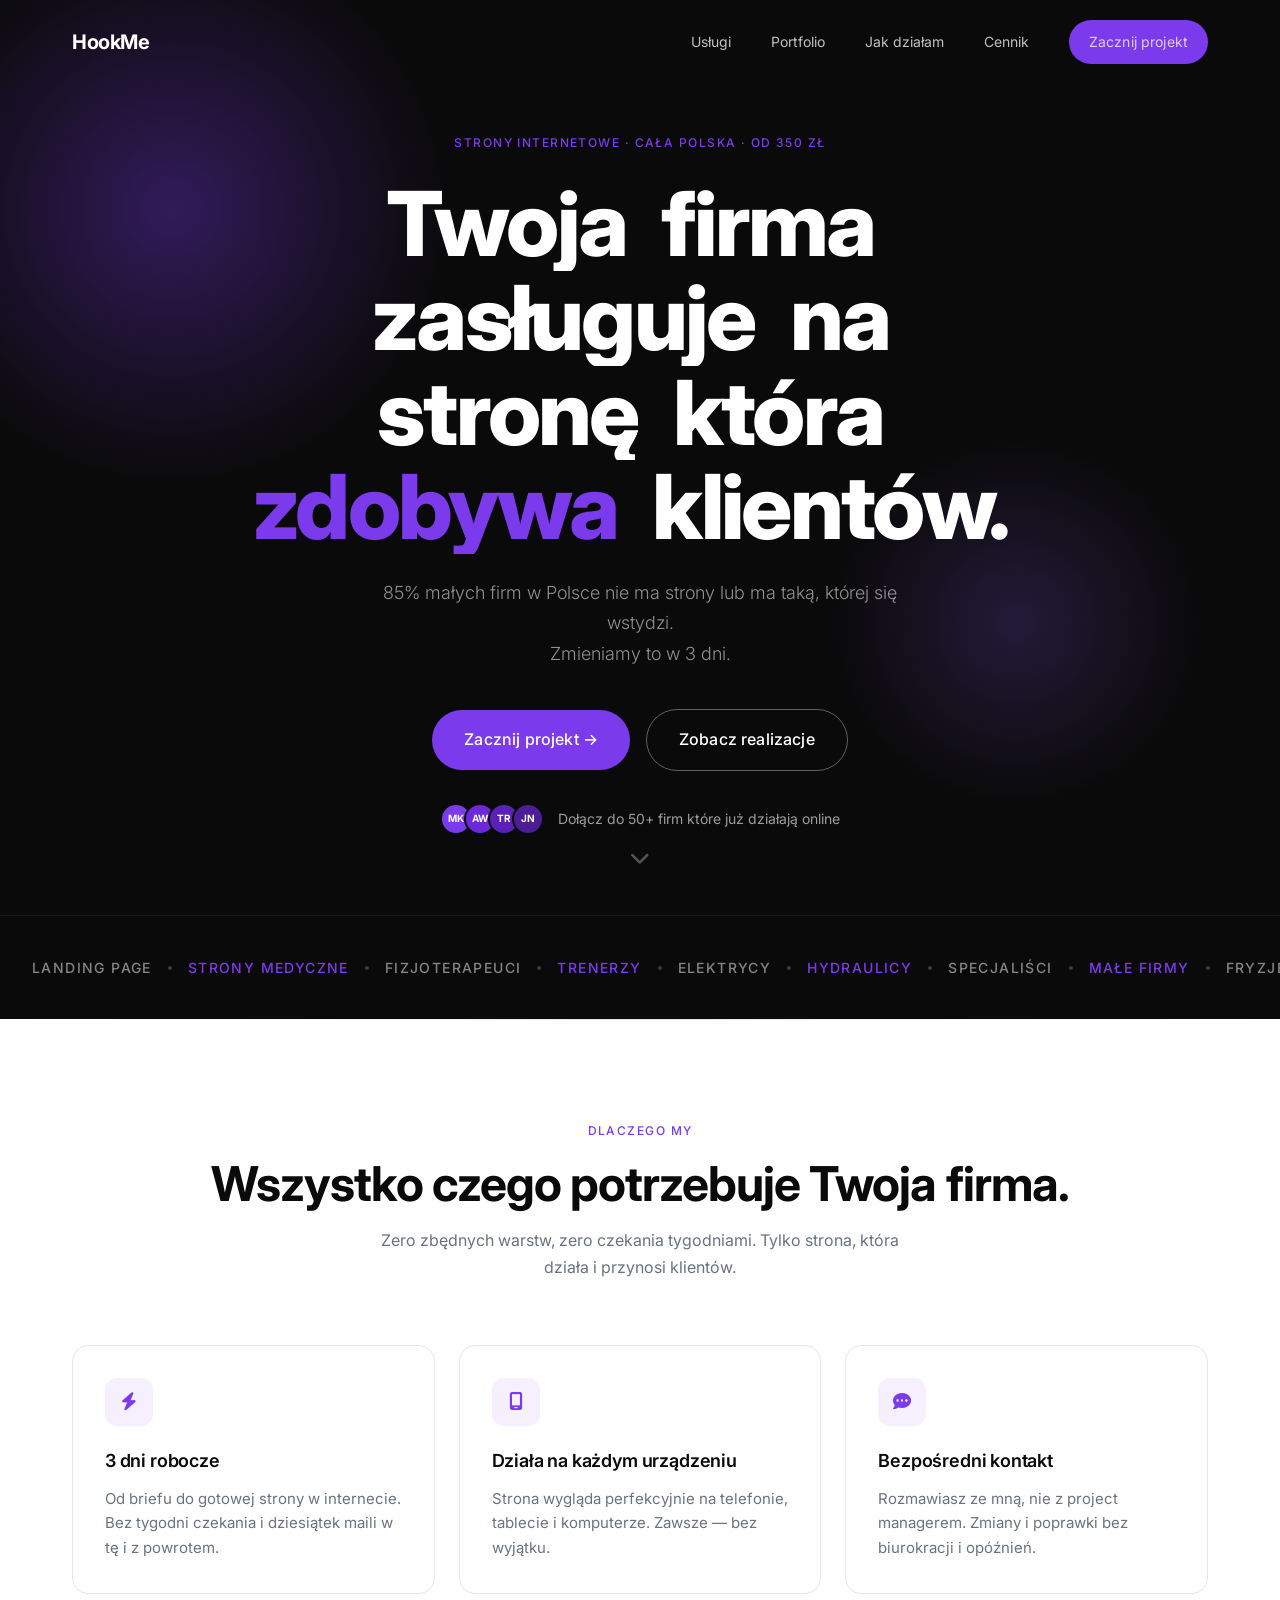
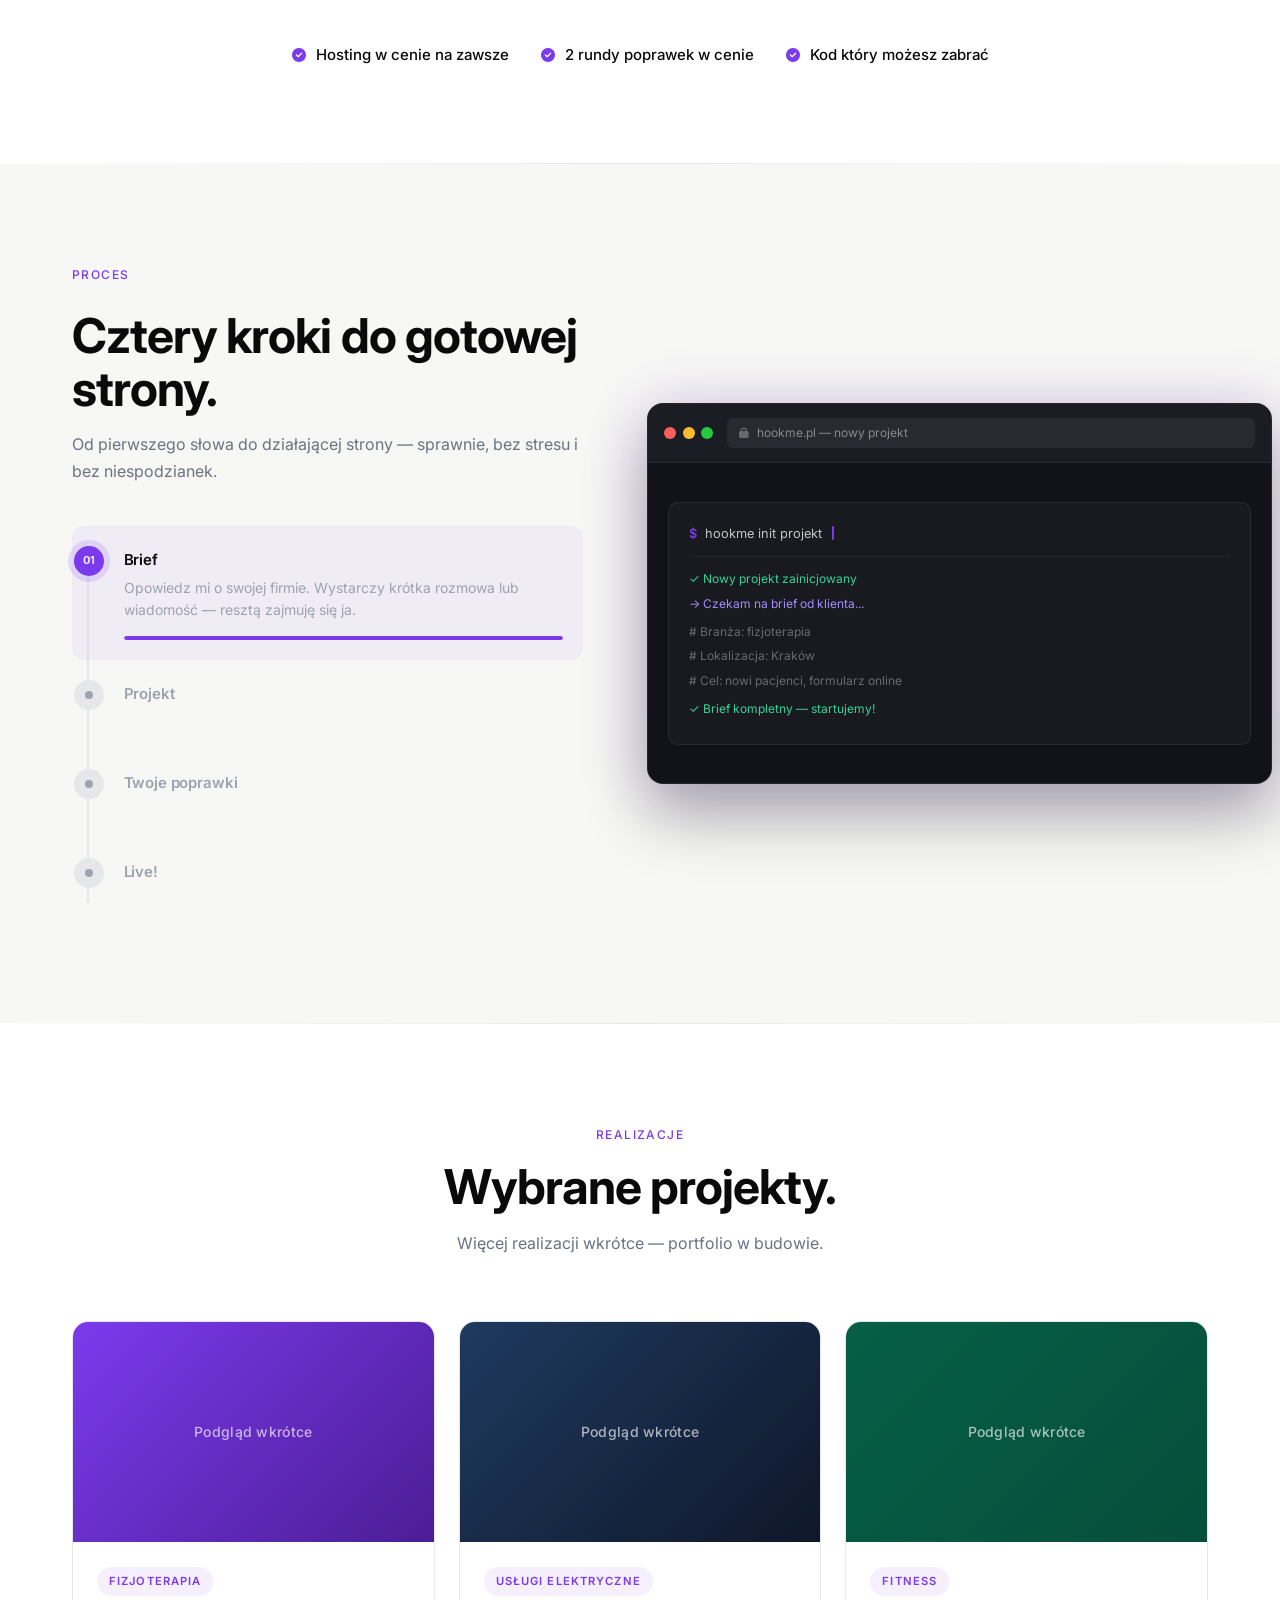
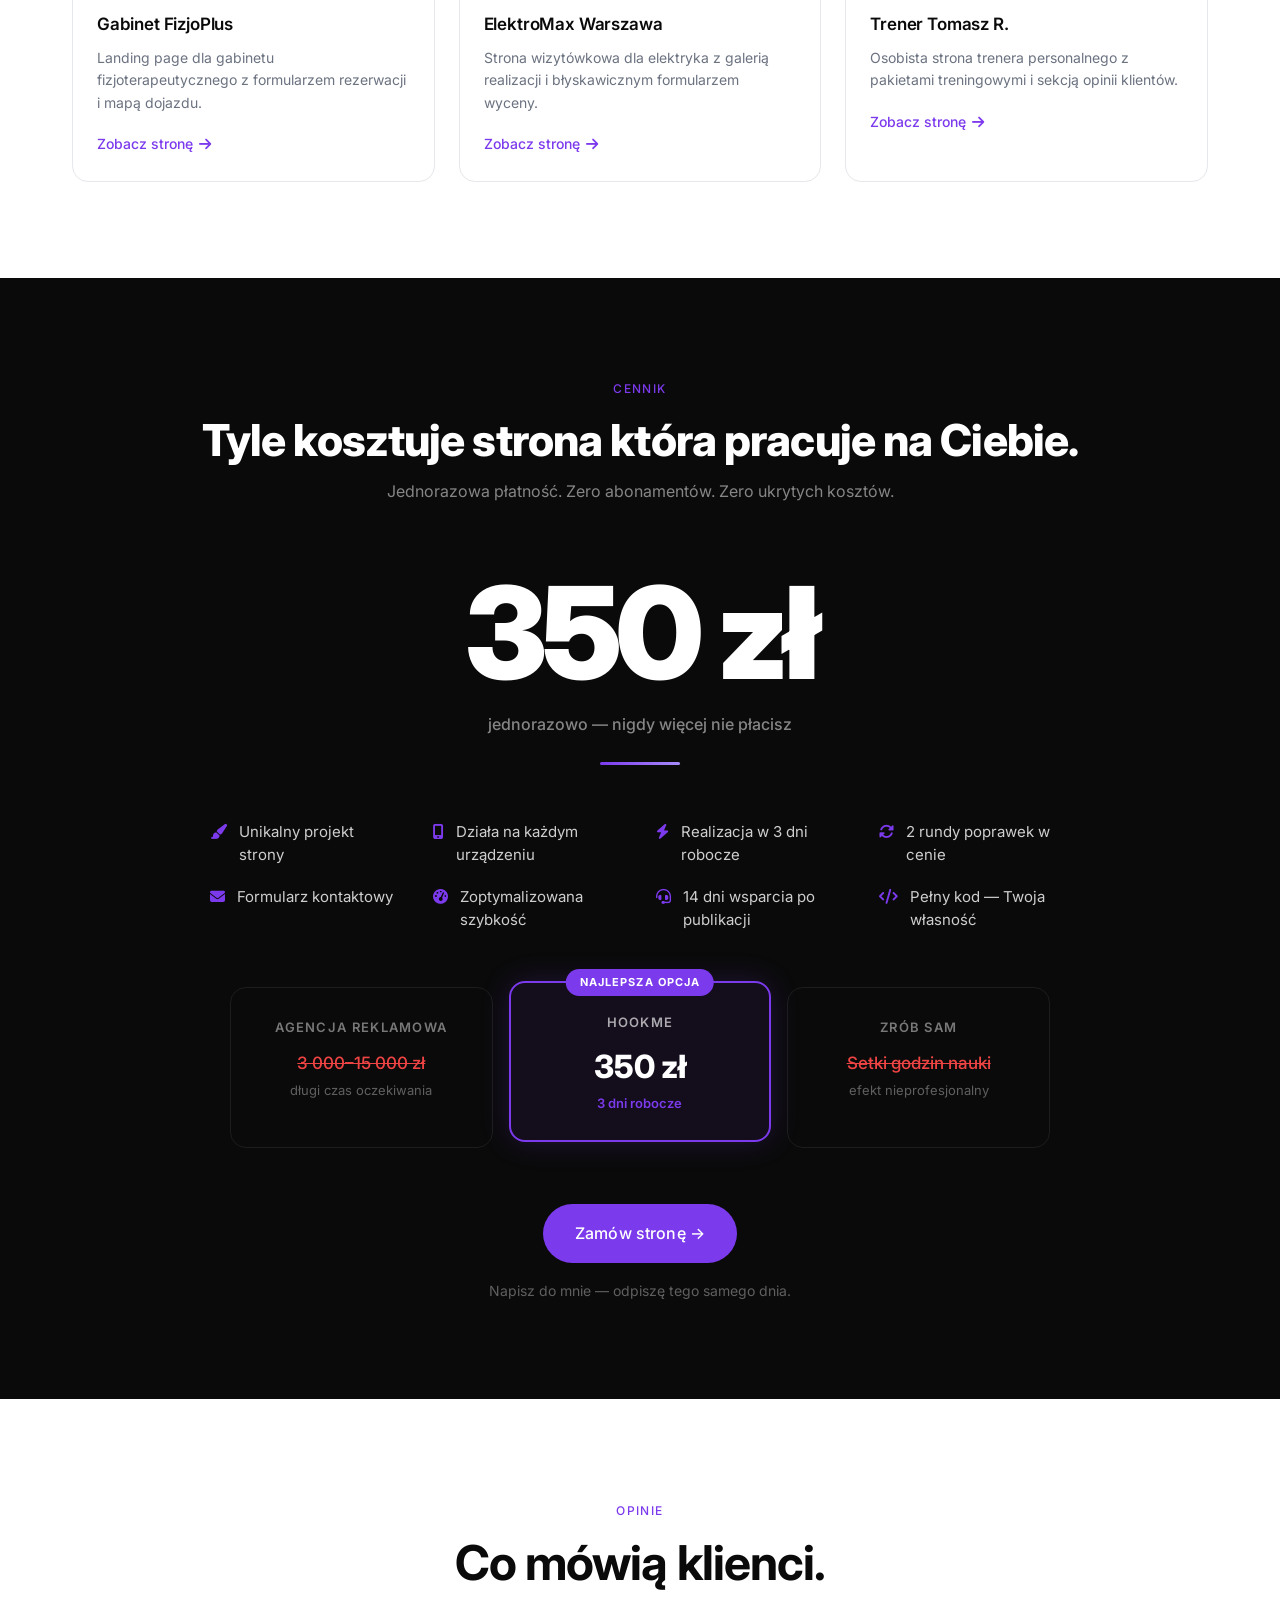
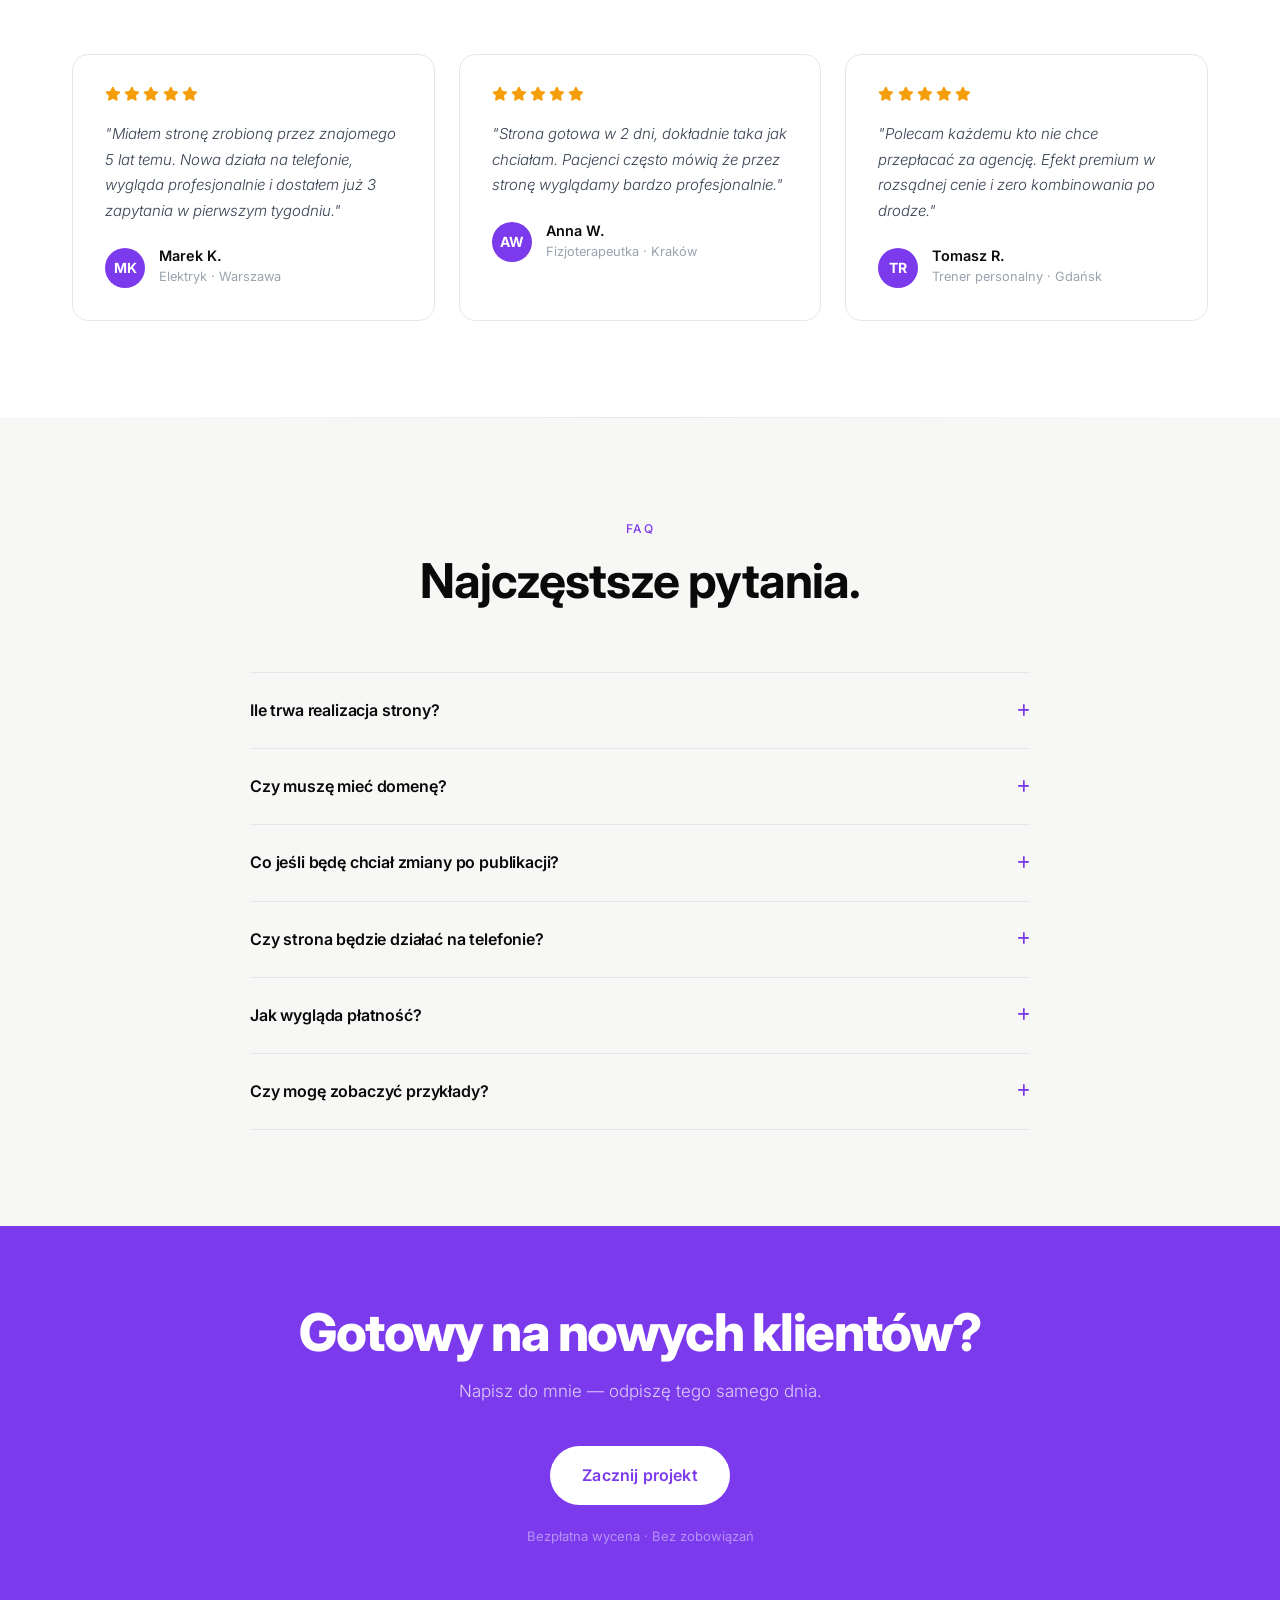
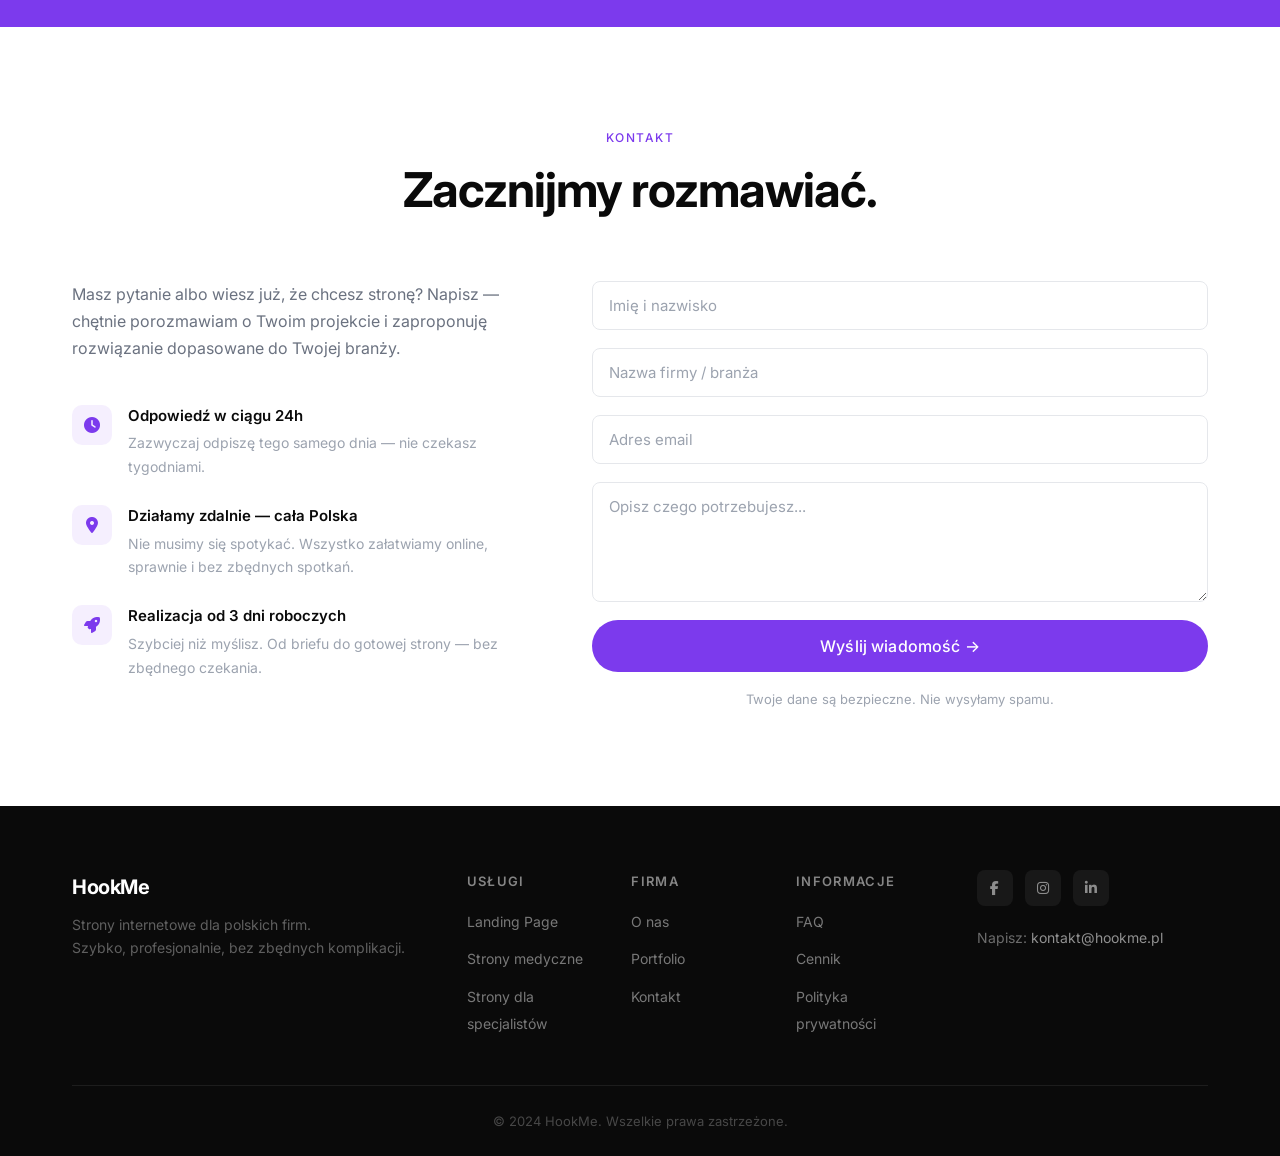
<file: hookme.html>
<!DOCTYPE html>
<html lang="pl">
<head>
  <meta charset="UTF-8" />
  <meta name="viewport" content="width=device-width, initial-scale=1.0" />
  <title>HookMe — Nowoczesne strony internetowe dla polskich firm</title>
  <meta name="description" content="Tworzymy profesjonalne strony internetowe dla lokalnych firm, specjalistów i rzemieślników. Realizacja w 3 dni robocze. Od 350 zł." />
  <link rel="preconnect" href="https://fonts.googleapis.com" />
  <link rel="preconnect" href="https://fonts.gstatic.com" crossorigin />
  <link href="https://fonts.googleapis.com/css2?family=Inter:wght@300;400;500;600;700;800;900&display=swap" rel="stylesheet" />
  <link rel="stylesheet" href="https://cdnjs.cloudflare.com/ajax/libs/font-awesome/6.5.0/css/all.min.css" />
  <style>
    /* ===========================
       RESET & BASE
    =========================== */
    *, *::before, *::after {
      box-sizing: border-box;
      margin: 0;
      padding: 0;
    }

    * {
      transition: color 0.15s, background-color 0.15s, border-color 0.15s, box-shadow 0.15s, transform 0.2s;
    }

    html {
      scroll-behavior: smooth;
      font-size: 16px;
      scrollbar-color: #7c3aed #f7f7f5;
      scrollbar-width: thin;
    }

    body {
      font-family: 'Inter', sans-serif;
      font-weight: 400;
      line-height: 1.7;
      color: #0a0a0a;
      background: #ffffff;
      overflow-x: hidden;
      -webkit-font-smoothing: antialiased;
      -moz-osx-font-smoothing: grayscale;
    }

    ::selection { background: rgba(124, 58, 237, 0.2); }

    ::-webkit-scrollbar { width: 6px; }
    ::-webkit-scrollbar-track { background: #f7f7f5; }
    ::-webkit-scrollbar-thumb { background: #7c3aed; border-radius: 999px; }
    ::-webkit-scrollbar-thumb:hover { background: #6d28d9; }

    img { display: block; max-width: 100%; }
    a { text-decoration: none; color: inherit; }
    ul { list-style: none; }

    /* ===========================
       TYPOGRAPHY
    =========================== */
    .section-label {
      display: inline-block;
      font-size: 0.75rem;
      font-weight: 500;
      text-transform: uppercase;
      letter-spacing: 0.12em;
      color: #7c3aed;
      margin-bottom: 1rem;
    }

    .section-heading {
      font-size: clamp(2rem, 4vw, 3rem);
      font-weight: 700;
      letter-spacing: -0.02em;
      line-height: 1.1;
      color: #0a0a0a;
    }

    .section-subheading {
      font-size: 1rem;
      font-weight: 400;
      color: #6b7280;
      line-height: 1.7;
      margin-top: 1rem;
    }

    /* ===========================
       LAYOUT HELPERS
    =========================== */
    .container {
      max-width: 1200px;
      margin: 0 auto;
      padding: 0 2rem;
    }

    .section { padding: 6rem 0; }

    .section-header {
      text-align: center;
      margin-bottom: 4rem;
    }

    /* ===========================
       BUTTONS
    =========================== */
    .btn {
      display: inline-flex;
      align-items: center;
      gap: 0.5rem;
      font-family: 'Inter', sans-serif;
      font-size: 0.875rem;
      font-weight: 500;
      letter-spacing: 0.01em;
      border-radius: 999px;
      border: none;
      cursor: pointer;
      padding: 0.75rem 1.75rem;
      text-decoration: none;
    }

    .btn-primary { background: #7c3aed; color: #ffffff; }
    .btn-primary:hover {
      background: #6d28d9;
      transform: translateY(-1px);
      box-shadow: 0 8px 25px rgba(124, 58, 237, 0.35);
    }

    .btn-outline-light {
      background: transparent;
      color: #ffffff;
      border: 1.5px solid rgba(255, 255, 255, 0.35);
    }
    .btn-outline-light:hover {
      background: rgba(255, 255, 255, 0.08);
      border-color: rgba(255, 255, 255, 0.6);
      transform: translateY(-1px);
    }

    .btn-white { background: #ffffff; color: #7c3aed; font-weight: 600; }
    .btn-white:hover {
      background: #f3f0ff;
      transform: scale(1.03);
      box-shadow: 0 8px 30px rgba(0, 0, 0, 0.15);
    }

    .btn-lg { padding: 1rem 2rem; font-size: 1rem; }
    .btn-full { width: 100%; justify-content: center; }

    /* ===========================
       NAVBAR
    =========================== */
    .navbar {
      position: fixed;
      top: 0; left: 0; right: 0;
      z-index: 1000;
      padding: 1.25rem 0;
      transition: background 0.3s ease, border-color 0.3s ease, padding 0.3s ease;
      border-bottom: 1px solid transparent;
    }

    .navbar.scrolled {
      background: rgba(255, 255, 255, 0.85);
      backdrop-filter: blur(12px);
      -webkit-backdrop-filter: blur(12px);
      border-bottom: 1px solid #e5e7eb;
      padding: 1rem 0;
    }

    .navbar-inner {
      display: flex;
      align-items: center;
      justify-content: space-between;
      max-width: 1200px;
      margin: 0 auto;
      padding: 0 2rem;
    }

    .navbar-logo {
      font-size: 1.25rem;
      font-weight: 700;
      color: #ffffff;
      letter-spacing: -0.02em;
      transition: color 0.3s ease;
    }

    .navbar.scrolled .navbar-logo { color: #0a0a0a; }

    .navbar-links {
      display: flex;
      align-items: center;
      gap: 2.5rem;
    }

    .navbar-links a {
      font-size: 0.875rem;
      font-weight: 400;
      color: rgba(255, 255, 255, 0.75);
      transition: color 0.2s ease;
    }

    .navbar-links a:hover { color: #ffffff; }
    .navbar.scrolled .navbar-links a { color: #6b7280; }
    .navbar.scrolled .navbar-links a:hover { color: #0a0a0a; }

    .navbar-cta {
      background: #7c3aed;
      color: #ffffff;
      padding: 0.625rem 1.25rem;
      border-radius: 999px;
      font-size: 0.875rem;
      font-weight: 500;
    }

    .navbar-cta:hover {
      background: #6d28d9 !important;
      color: #ffffff !important;
      transform: translateY(-1px);
      box-shadow: 0 4px 16px rgba(124, 58, 237, 0.35);
    }

    .navbar.scrolled .navbar-cta { color: #ffffff; }

    .navbar-hamburger {
      display: none;
      flex-direction: column;
      gap: 5px;
      cursor: pointer;
      padding: 4px;
    }

    .navbar-hamburger span {
      display: block;
      width: 24px;
      height: 2px;
      background: #ffffff;
      border-radius: 2px;
      transition: all 0.3s ease;
    }

    .navbar.scrolled .navbar-hamburger span { background: #0a0a0a; }
    .navbar-hamburger.active span:nth-child(1) { transform: translateY(7px) rotate(45deg); }
    .navbar-hamburger.active span:nth-child(2) { opacity: 0; }
    .navbar-hamburger.active span:nth-child(3) { transform: translateY(-7px) rotate(-45deg); }

    .mobile-menu {
      display: none;
      position: fixed;
      top: 0; left: 0; right: 0; bottom: 0;
      background: rgba(10, 10, 10, 0.97);
      backdrop-filter: blur(16px);
      z-index: 999;
      flex-direction: column;
      align-items: center;
      justify-content: center;
      gap: 2rem;
    }

    .mobile-menu.active { display: flex; }
    .mobile-menu a { font-size: 1.5rem; font-weight: 600; color: #ffffff; letter-spacing: -0.01em; }
    .mobile-menu a:hover { color: #7c3aed; }

    .mobile-menu-close {
      position: absolute;
      top: 1.5rem; right: 2rem;
      background: none;
      border: none;
      cursor: pointer;
      color: rgba(255, 255, 255, 0.6);
      font-size: 1.5rem;
    }

    /* ===========================
       HERO
    =========================== */
    .hero {
      position: relative;
      min-height: 100vh;
      background: #0a0a0a;
      display: flex;
      flex-direction: column;
      align-items: center;
      justify-content: center;
      overflow: hidden;
      padding: 8rem 2rem 5rem;
    }

    .hero-blob-1 {
      position: absolute;
      width: 600px; height: 600px;
      background: radial-gradient(circle, rgba(124, 58, 237, 0.35), transparent 65%);
      border-radius: 50%;
      pointer-events: none;
      top: -10%; left: -10%;
      animation: blobMove1 20s ease-in-out infinite alternate;
    }

    .hero-blob-2 {
      position: absolute;
      width: 400px; height: 400px;
      background: radial-gradient(circle, rgba(139, 92, 246, 0.2), transparent 65%);
      border-radius: 50%;
      pointer-events: none;
      bottom: 10%; right: 5%;
      animation: blobMove2 15s ease-in-out infinite alternate;
    }

    @keyframes blobMove1 {
      from { transform: translate(0, 0) scale(1); }
      to   { transform: translate(80px, 60px) scale(1.1); }
    }

    @keyframes blobMove2 {
      from { transform: translate(0, 0) scale(1); }
      to   { transform: translate(-60px, 80px) scale(0.9); }
    }

    /* Floating card */
    .hero-float-card {
      position: absolute;
      right: 5%;
      top: 50%;
      background: #1a1a1a;
      border: 1px solid rgba(255, 255, 255, 0.1);
      border-radius: 16px;
      padding: 1.25rem;
      width: 215px;
      z-index: 3;
      animation: heroCardFloat 4s ease-in-out infinite;
    }

    @keyframes heroCardFloat {
      0%, 100% { transform: translateY(calc(-50% - 6px)); }
      50%       { transform: translateY(calc(-50% + 6px)); }
    }

    .hero-float-top {
      display: flex;
      align-items: center;
      gap: 0.5rem;
      margin-bottom: 0.875rem;
    }

    .hero-float-live-dot {
      width: 8px; height: 8px;
      border-radius: 50%;
      background: #34d399;
      flex-shrink: 0;
      animation: liveDotPulse 2s ease-in-out infinite;
    }

    @keyframes liveDotPulse {
      0%, 100% { box-shadow: 0 0 0 0 rgba(52, 211, 153, 0.4); }
      50%       { box-shadow: 0 0 0 6px rgba(52, 211, 153, 0); }
    }

    .hero-float-title {
      font-size: 0.875rem;
      font-weight: 600;
      color: #ffffff;
    }

    .hero-float-middle {
      background: rgba(255, 255, 255, 0.04);
      border-radius: 8px;
      padding: 0.625rem 0.75rem;
      margin-bottom: 0.875rem;
    }

    .hero-float-client {
      display: block;
      font-size: 0.75rem;
      color: rgba(255, 255, 255, 0.4);
      margin-bottom: 0.375rem;
    }

    .hero-float-type {
      display: inline-block;
      background: rgba(124, 58, 237, 0.2);
      color: #a78bfa;
      font-size: 0.6875rem;
      font-weight: 600;
      padding: 0.2rem 0.625rem;
      border-radius: 999px;
    }

    .hero-float-deadline {
      display: block;
      font-size: 0.75rem;
      color: rgba(255, 255, 255, 0.4);
      margin-bottom: 0.5rem;
    }

    .hero-float-bar {
      height: 4px;
      background: rgba(255, 255, 255, 0.08);
      border-radius: 999px;
      overflow: hidden;
    }

    .hero-float-bar-fill {
      height: 100%;
      width: 100%;
      background: linear-gradient(90deg, #7c3aed, #a78bfa);
      border-radius: 999px;
    }

    .hero-content {
      position: relative;
      z-index: 2;
      max-width: 800px;
      text-align: center;
    }

    .hero-label {
      display: inline-block;
      font-size: 0.75rem;
      font-weight: 500;
      text-transform: uppercase;
      letter-spacing: 0.12em;
      color: #7c3aed;
      margin-bottom: 1.5rem;
    }

    .hero-heading {
      font-size: clamp(3rem, 7vw, 6rem);
      font-weight: 800;
      letter-spacing: -0.03em;
      line-height: 1.05;
      color: #ffffff;
      margin-bottom: 1.5rem;
    }

    .hero-heading .accent { color: #7c3aed; }

    .word-wrapper {
      display: inline-block;
      overflow: hidden;
      vertical-align: bottom;
      margin-right: 0.22em;
    }

    .word-inner {
      display: inline-block;
      transform: translateY(110%);
      animation: wordReveal 0.7s cubic-bezier(0.16, 1, 0.3, 1) forwards;
    }

    @keyframes wordReveal {
      from { transform: translateY(110%); }
      to   { transform: translateY(0); }
    }

    .hero-subtitle {
      font-size: 1.125rem;
      font-weight: 300;
      color: rgba(255, 255, 255, 0.55);
      line-height: 1.7;
      max-width: 580px;
      margin: 0 auto 2.5rem;
    }

    .hero-buttons {
      display: flex;
      align-items: center;
      justify-content: center;
      gap: 1rem;
      flex-wrap: wrap;
      margin-bottom: 2rem;
    }

    /* Social proof bar */
    .hero-social-proof {
      display: flex;
      align-items: center;
      justify-content: center;
      gap: 0.875rem;
      margin-top: 0.5rem;
    }

    .hero-avatars {
      display: flex;
    }

    .hero-avatar-item {
      width: 32px;
      height: 32px;
      border-radius: 50%;
      background: #7c3aed;
      border: 2px solid #0a0a0a;
      display: flex;
      align-items: center;
      justify-content: center;
      font-size: 0.625rem;
      font-weight: 700;
      color: #ffffff;
      margin-left: -8px;
    }

    .hero-avatar-item:first-child { margin-left: 0; }

    .hero-avatar-item:nth-child(2) { background: #6d28d9; }
    .hero-avatar-item:nth-child(3) { background: #5b21b6; }
    .hero-avatar-item:nth-child(4) { background: #4c1d95; }

    .hero-social-text {
      font-size: 0.875rem;
      font-weight: 400;
      color: rgba(255, 255, 255, 0.6);
    }

    .hero-scroll-arrow {
      position: absolute;
      bottom: 2.5rem;
      left: 50%;
      transform: translateX(-50%);
      z-index: 2;
      color: rgba(255, 255, 255, 0.3);
      font-size: 1.25rem;
      animation: arrowBounce 2s ease-in-out infinite;
    }

    @keyframes arrowBounce {
      0%, 100% { transform: translateX(-50%) translateY(0); }
      50%       { transform: translateX(-50%) translateY(8px); }
    }

    /* ===========================
       SECTION SEPARATOR
    =========================== */
    .separator {
      height: 1px;
      background: linear-gradient(90deg, transparent, #e5e7eb, transparent);
    }

    .separator-dark {
      height: 1px;
      background: linear-gradient(90deg, transparent, rgba(255,255,255,0.1), transparent);
    }

    /* ===========================
       MARQUEE
    =========================== */
    .marquee-section {
      background: #0a0a0a;
      padding: 2.5rem 0;
      overflow: hidden;
      border-top: 1px solid rgba(255, 255, 255, 0.06);
    }

    .marquee-track {
      display: flex;
      width: max-content;
      animation: marqueeScroll 30s linear infinite;
    }

    .marquee-track:hover { animation-play-state: paused; }

    @keyframes marqueeScroll {
      from { transform: translateX(0); }
      to   { transform: translateX(-50%); }
    }

    .marquee-item {
      display: inline-flex;
      align-items: center;
      gap: 1rem;
      padding: 0 2rem;
      white-space: nowrap;
    }

    .marquee-text {
      font-size: 0.875rem;
      font-weight: 500;
      text-transform: uppercase;
      letter-spacing: 0.1em;
      color: rgba(255, 255, 255, 0.5);
    }

    .marquee-text.accent { color: #7c3aed; }

    .marquee-dot {
      width: 4px; height: 4px;
      background: rgba(255, 255, 255, 0.2);
      border-radius: 50%;
    }

    /* ===========================
       WHY HOOKME
    =========================== */
    .why-section { background: #ffffff; }

    .why-grid {
      display: grid;
      grid-template-columns: repeat(3, 1fr);
      gap: 1.5rem;
      margin-bottom: 3rem;
    }

    .why-card {
      background: #ffffff;
      border: 1px solid #e5e7eb;
      border-radius: 16px;
      padding: 2rem;
      transition: transform 0.25s ease, box-shadow 0.25s ease;
    }

    .why-card:hover {
      transform: translateY(-4px);
      box-shadow: 0 20px 40px rgba(0, 0, 0, 0.08);
    }

    .why-card-icon {
      width: 48px; height: 48px;
      background: rgba(124, 58, 237, 0.08);
      border-radius: 12px;
      display: flex;
      align-items: center;
      justify-content: center;
      margin-bottom: 1.25rem;
      font-size: 1.125rem;
      color: #7c3aed;
    }

    .why-card-title {
      font-size: 1.125rem;
      font-weight: 600;
      color: #0a0a0a;
      margin-bottom: 0.625rem;
      letter-spacing: -0.01em;
    }

    .why-card-desc { font-size: 0.9375rem; color: #6b7280; line-height: 1.65; }

    .why-extras {
      display: flex;
      align-items: center;
      justify-content: center;
      flex-wrap: wrap;
      gap: 2rem;
    }

    .why-extra-item {
      display: flex;
      align-items: center;
      gap: 0.625rem;
      font-size: 0.9375rem;
      font-weight: 500;
      color: #0a0a0a;
    }

    .why-extra-item i { color: #7c3aed; font-size: 0.875rem; }

    /* ===========================
       PROCESS — TERMINAL BUILDER
    =========================== */
    .process-section { background: #f7f7f5; }

    .process-layout {
      display: grid;
      grid-template-columns: 45% 55%;
      gap: 4rem;
      align-items: center;
    }

    .process-left-header { margin-bottom: 2.5rem; }

    .process-steps-list {
      display: flex;
      flex-direction: column;
      gap: 0;
      position: relative;
    }

    .process-steps-list::before {
      content: '';
      position: absolute;
      left: 0.9375rem;
      top: 1.5rem;
      bottom: 1.5rem;
      width: 2px;
      background: #e5e7eb;
      z-index: 0;
    }

    .process-list-item {
      display: flex;
      align-items: flex-start;
      gap: 1.25rem;
      padding: 1.25rem 1.25rem 1.25rem 0;
      border-radius: 12px;
      cursor: pointer;
      position: relative;
      transition: background 0.3s ease;
    }

    .process-list-item:hover { background: rgba(124, 58, 237, 0.04); }
    .process-list-item.active { background: rgba(124, 58, 237, 0.06); }

    .process-list-dot {
      width: 1.875rem;
      height: 1.875rem;
      border-radius: 50%;
      background: #e5e7eb;
      border: 2px solid #e5e7eb;
      display: flex;
      align-items: center;
      justify-content: center;
      flex-shrink: 0;
      position: relative;
      z-index: 1;
      transition: background 0.3s ease, border-color 0.3s ease, box-shadow 0.3s ease;
      margin-left: 0.09375rem;
    }

    .process-list-item.active .process-list-dot {
      background: #7c3aed;
      border-color: #7c3aed;
      box-shadow: 0 0 0 6px rgba(124, 58, 237, 0.15);
    }

    .process-list-dot-inner {
      width: 8px; height: 8px;
      border-radius: 50%;
      background: #9ca3af;
    }

    .process-list-num {
      font-size: 0.6875rem;
      font-weight: 700;
      color: rgba(255, 255, 255, 0.9);
      display: none;
    }

    .process-list-item.active .process-list-dot-inner { display: none; }
    .process-list-item.active .process-list-num { display: block; }

    .process-list-content { flex: 1; padding-top: 0.1rem; }

    .process-list-title {
      font-size: 0.9375rem;
      font-weight: 600;
      color: #9ca3af;
      letter-spacing: -0.01em;
      margin-bottom: 0.25rem;
      transition: color 0.3s ease;
    }

    .process-list-item.active .process-list-title { color: #0a0a0a; }

    .process-list-desc {
      font-size: 0.875rem;
      color: #9ca3af;
      line-height: 1.6;
      max-height: 0;
      overflow: hidden;
      opacity: 0;
      transition: max-height 0.4s ease, opacity 0.3s ease;
    }

    .process-list-item.active .process-list-desc {
      max-height: 80px;
      opacity: 1;
    }

    /* Progress bar — ZMIANA 1: 5s timing */
    .process-progress-bar {
      height: 4px;
      background: #e5e7eb;
      border-radius: 2px;
      margin-top: 0.875rem;
      overflow: hidden;
      opacity: 0;
      transition: opacity 0.3s ease;
    }

    .process-list-item.active .process-progress-bar { opacity: 1; }

    .process-progress-fill {
      height: 100%;
      background: #7c3aed;
      border-radius: 2px;
      width: 0%;
    }

    /* Browser Mockup */
    .process-browser {
      background: #111318;
      border-radius: 16px;
      box-shadow: 0 0 60px rgba(124, 58, 237, 0.2), 0 32px 64px rgba(0, 0, 0, 0.3);
      overflow: hidden;
      border: 1px solid rgba(255, 255, 255, 0.08);
    }

    .browser-bar {
      background: #1a1d23;
      padding: 0.875rem 1rem;
      display: flex;
      align-items: center;
      gap: 0.875rem;
      border-bottom: 1px solid rgba(255, 255, 255, 0.06);
    }

    .browser-dots { display: flex; gap: 0.4rem; flex-shrink: 0; }

    .browser-dot {
      width: 12px; height: 12px;
      border-radius: 50%;
    }

    .browser-dot--red    { background: #ff5f57; }
    .browser-dot--yellow { background: #febc2e; }
    .browser-dot--green  { background: #28c840; }

    .browser-url-bar {
      flex: 1;
      background: rgba(255, 255, 255, 0.06);
      border-radius: 6px;
      padding: 0.3rem 0.75rem;
      display: flex;
      align-items: center;
      gap: 0.5rem;
    }

    .browser-url-icon { font-size: 0.6875rem; color: rgba(255, 255, 255, 0.3); }

    .browser-url-text {
      font-size: 0.75rem;
      font-weight: 400;
      color: rgba(255, 255, 255, 0.45);
      font-family: 'Inter', monospace;
      transition: opacity 0.4s ease;
    }

    .browser-content {
      padding: 1.25rem;
      min-height: 320px;
      position: relative;
      overflow: hidden;
    }

    /* Browser States — ZMIANA 1: fade only, 0.5s */
    .browser-state {
      position: absolute;
      inset: 1.25rem;
      opacity: 0;
      transition: opacity 0.5s ease;
      pointer-events: none;
    }

    .browser-state.active {
      opacity: 1;
      pointer-events: auto;
    }

    /* Skeleton shimmer */
    @keyframes shimmer {
      0%   { background-position: -400px 0; }
      100% { background-position: 400px 0; }
    }

    .skel {
      background: linear-gradient(90deg, rgba(255,255,255,0.05) 25%, rgba(255,255,255,0.1) 50%, rgba(255,255,255,0.05) 75%);
      background-size: 400px 100%;
      animation: shimmer 1.6s ease-in-out infinite;
      border-radius: 6px;
    }

    /* State 1 — Brief */
    .state-brief {
      display: flex;
      flex-direction: column;
      justify-content: center;
      align-items: center;
      height: 100%;
    }

    .state-brief-terminal {
      width: 100%;
      background: rgba(255, 255, 255, 0.03);
      border: 1px solid rgba(255, 255, 255, 0.07);
      border-radius: 10px;
      padding: 1.25rem;
      font-family: 'Inter', monospace;
    }

    .terminal-line {
      display: flex;
      align-items: center;
      gap: 0.5rem;
      margin-bottom: 0.5rem;
      font-size: 0.8rem;
    }

    .terminal-prompt { color: #7c3aed; font-weight: 600; }
    .terminal-cmd    { color: rgba(255,255,255,0.75); }

    .terminal-cursor {
      display: inline-block;
      width: 2px; height: 14px;
      background: #7c3aed;
      border-radius: 1px;
      animation: cursorBlink 1s step-end infinite;
      vertical-align: middle;
      margin-left: 2px;
    }

    @keyframes cursorBlink {
      0%, 100% { opacity: 1; }
      50%       { opacity: 0; }
    }

    .terminal-output {
      margin-top: 0.75rem;
      padding-top: 0.75rem;
      border-top: 1px solid rgba(255,255,255,0.06);
    }

    .terminal-output-line {
      font-size: 0.75rem;
      color: rgba(255,255,255,0.35);
      margin-bottom: 0.25rem;
    }

    .terminal-output-line.green  { color: #34d399; }
    .terminal-output-line.purple { color: #a78bfa; }

    /* State 2 — Projekt */
    .state-projekt { display: flex; flex-direction: column; gap: 0.75rem; }

    .sk-navbar {
      height: 32px;
      background: rgba(255,255,255,0.06);
      border-radius: 6px;
      display: flex;
      align-items: center;
      padding: 0 0.75rem;
      gap: 0.5rem;
    }

    .sk-logo { width: 60px; height: 10px; border-radius: 4px; }
    .sk-spacer { flex: 1; }
    .sk-link { width: 40px; height: 8px; border-radius: 4px; }
    .sk-btn-sm { width: 70px; height: 24px; border-radius: 999px; background: rgba(124,58,237,0.35); }

    .sk-hero {
      height: 100px;
      border-radius: 8px;
      background: rgba(124,58,237,0.12);
      display: flex;
      flex-direction: column;
      align-items: center;
      justify-content: center;
      gap: 0.5rem;
      padding: 1rem;
      position: relative;
      overflow: hidden;
    }

    .sk-hero::before {
      content: '';
      position: absolute;
      inset: 0;
      background: linear-gradient(90deg, rgba(124,58,237,0.05) 25%, rgba(124,58,237,0.15) 50%, rgba(124,58,237,0.05) 75%);
      background-size: 400px 100%;
      animation: shimmer 2s ease-in-out infinite;
    }

    .sk-h1     { width: 70%; height: 14px; border-radius: 4px; }
    .sk-h1-sub { width: 50%; height: 10px; border-radius: 4px; }

    .sk-cards-row {
      display: grid;
      grid-template-columns: repeat(3, 1fr);
      gap: 0.5rem;
    }

    .sk-card {
      height: 56px;
      border-radius: 6px;
      background: rgba(255,255,255,0.04);
      border: 1px solid rgba(255,255,255,0.07);
      padding: 0.5rem;
      display: flex;
      flex-direction: column;
      gap: 0.375rem;
    }

    .sk-card-icon { width: 16px; height: 16px; border-radius: 4px; background: rgba(124,58,237,0.25); }
    .sk-card-line    { width: 80%; height: 7px; border-radius: 3px; }
    .sk-card-line-sm { width: 55%; height: 6px; border-radius: 3px; }

    /* State 3 — Poprawki */
    .state-poprawki { position: relative; display: flex; flex-direction: column; gap: 0.75rem; }

    .sk-feedback-badge {
      position: absolute;
      top: -8px; right: 0;
      background: rgba(245, 158, 11, 0.15);
      border: 1px solid rgba(245, 158, 11, 0.4);
      border-radius: 999px;
      padding: 0.2rem 0.625rem;
      font-size: 0.6875rem;
      font-weight: 600;
      color: #fbbf24;
      display: flex;
      align-items: center;
      gap: 0.35rem;
    }

    .sk-section-full {
      height: 140px;
      border-radius: 8px;
      background: rgba(255,255,255,0.04);
      border: 1px solid rgba(255,255,255,0.07);
      display: flex;
      flex-direction: column;
      gap: 0.5rem;
      padding: 0.875rem;
      position: relative;
    }

    .sk-comment-pin {
      position: absolute;
      right: 0.75rem; top: 0.75rem;
      background: rgba(245,158,11,0.2);
      border: 1px solid rgba(245,158,11,0.5);
      border-radius: 6px;
      width: 28px; height: 28px;
      display: flex;
      align-items: center;
      justify-content: center;
      font-size: 0.75rem;
      color: #fbbf24;
    }

    .sk-change-line {
      height: 8px;
      border-radius: 3px;
      border-left: 3px solid #7c3aed;
      padding-left: 6px;
    }

    .sk-change-line.yellow { border-left-color: #fbbf24; }

    .sk-revision-bar {
      background: rgba(255,255,255,0.04);
      border: 1px solid rgba(255,255,255,0.07);
      border-radius: 6px;
      padding: 0.5rem 0.75rem;
      display: flex;
      align-items: center;
      gap: 0.5rem;
      font-size: 0.6875rem;
      color: rgba(255,255,255,0.35);
    }

    .sk-revision-dot { width: 8px; height: 8px; border-radius: 50%; background: #7c3aed; flex-shrink: 0; }

    /* State 4 — Live */
    .state-live { display: flex; flex-direction: column; gap: 0.75rem; }

    .sk-live-header {
      display: flex;
      align-items: center;
      justify-content: center;
      gap: 0.625rem;
      padding: 0.875rem;
      background: rgba(52, 211, 153, 0.08);
      border: 1px solid rgba(52, 211, 153, 0.2);
      border-radius: 10px;
    }

    .sk-live-dot {
      width: 10px; height: 10px;
      border-radius: 50%;
      background: #34d399;
      animation: liveDotPulse 2s ease-in-out infinite;
    }

    .sk-live-text {
      font-size: 0.8125rem;
      font-weight: 600;
      color: #34d399;
      letter-spacing: 0.06em;
      text-transform: uppercase;
    }

    .sk-live-url { font-size: 0.75rem; color: rgba(255,255,255,0.4); font-family: monospace; }

    .sk-metrics {
      display: grid;
      grid-template-columns: repeat(3, 1fr);
      gap: 0.5rem;
    }

    .sk-metric {
      background: rgba(255,255,255,0.04);
      border: 1px solid rgba(255,255,255,0.07);
      border-radius: 8px;
      padding: 0.625rem;
      text-align: center;
    }

    .sk-metric-val { font-size: 1rem; font-weight: 700; color: #ffffff; line-height: 1.2; }
    .sk-metric-val.green { color: #34d399; }
    .sk-metric-label { font-size: 0.625rem; color: rgba(255,255,255,0.3); text-transform: uppercase; letter-spacing: 0.06em; margin-top: 0.2rem; }

    .sk-full-bar {
      height: 10px;
      border-radius: 3px;
      background: rgba(255,255,255,0.06);
      overflow: hidden;
    }

    .sk-full-bar-fill {
      height: 100%;
      background: linear-gradient(90deg, #7c3aed, #34d399);
      border-radius: 3px;
      width: 94%;
    }

    .sk-speed-label {
      display: flex;
      justify-content: space-between;
      font-size: 0.6875rem;
      color: rgba(255,255,255,0.3);
      margin-top: 0.25rem;
    }

    .sk-speed-label span { color: #34d399; font-weight: 600; }

    /* ===========================
       PORTFOLIO
    =========================== */
    .portfolio-section { background: #ffffff; }

    .portfolio-grid {
      display: grid;
      grid-template-columns: repeat(3, 1fr);
      gap: 1.5rem;
    }

    .portfolio-card {
      border-radius: 16px;
      overflow: hidden;
      border: 1px solid #e5e7eb;
      background: #ffffff;
      transition: transform 0.25s ease, box-shadow 0.25s ease;
    }

    .portfolio-card:hover {
      transform: translateY(-4px);
      box-shadow: 0 20px 40px rgba(0, 0, 0, 0.08);
    }

    .portfolio-card-thumb {
      height: 220px;
      display: flex;
      align-items: center;
      justify-content: center;
    }

    .portfolio-card-thumb--purple { background: linear-gradient(135deg, #7c3aed 0%, #4c1d95 100%); }
    .portfolio-card-thumb--blue   { background: linear-gradient(135deg, #1e3a5f 0%, #0f172a 100%); }
    .portfolio-card-thumb--green  { background: linear-gradient(135deg, #065f46 0%, #064e3b 100%); }

    .portfolio-thumb-label { font-size: 0.875rem; font-weight: 500; color: rgba(255, 255, 255, 0.65); letter-spacing: 0.02em; }
    .portfolio-card-body { padding: 1.5rem; }

    .portfolio-tag {
      display: inline-block;
      background: rgba(124, 58, 237, 0.08);
      color: #7c3aed;
      font-size: 0.7rem;
      font-weight: 600;
      text-transform: uppercase;
      letter-spacing: 0.1em;
      padding: 0.3rem 0.75rem;
      border-radius: 999px;
      margin-bottom: 0.875rem;
    }

    .portfolio-card-title { font-size: 1.0625rem; font-weight: 600; color: #0a0a0a; margin-bottom: 0.5rem; letter-spacing: -0.01em; }
    .portfolio-card-desc  { font-size: 0.875rem; color: #6b7280; line-height: 1.6; margin-bottom: 1rem; }

    .portfolio-card-link {
      font-size: 0.875rem;
      font-weight: 500;
      color: #7c3aed;
      display: inline-flex;
      align-items: center;
      gap: 0.375rem;
      transition: gap 0.2s;
    }

    .portfolio-card-link:hover { color: #6d28d9; gap: 0.625rem; }

    /* ===========================
       PRICING — ZMIANA 2: DARK REBUILD
    =========================== */
    .pricing-section {
      background: #0a0a0a;
    }

    .pricing-section .section-label { color: #7c3aed; }

    .pricing-dark-heading {
      font-size: clamp(1.75rem, 3.5vw, 2.75rem);
      font-weight: 800;
      letter-spacing: -0.02em;
      line-height: 1.1;
      color: #ffffff;
    }

    .pricing-dark-sub {
      font-size: 1rem;
      color: rgba(255, 255, 255, 0.5);
      margin-top: 0.875rem;
    }

    .pricing-value-wrap {
      text-align: center;
      margin-bottom: 3.5rem;
    }

    .pricing-value-amount {
      font-size: clamp(4rem, 10vw, 8rem);
      font-weight: 900;
      color: #ffffff;
      letter-spacing: -0.04em;
      line-height: 1;
      opacity: 0;
      transform: translateY(40px);
      display: block;
    }

    .pricing-value-amount.revealed {
      animation: priceBounce 0.8s cubic-bezier(0.34, 1.56, 0.64, 1) forwards;
    }

    @keyframes priceBounce {
      from { opacity: 0; transform: translateY(40px); }
      to   { opacity: 1; transform: translateY(0); }
    }

    .pricing-value-sub {
      font-size: 1rem;
      font-weight: 500;
      color: rgba(255, 255, 255, 0.5);
      margin-top: 0.875rem;
      display: block;
    }

    .pricing-dark-divider {
      width: 80px;
      height: 3px;
      background: linear-gradient(90deg, #7c3aed, #a78bfa);
      border-radius: 999px;
      margin: 1.5rem auto 0;
    }

    /* Features grid */
    .pricing-feat-grid {
      display: grid;
      grid-template-columns: repeat(4, 1fr);
      gap: 1.25rem 2rem;
      max-width: 860px;
      margin: 0 auto 3.5rem;
    }

    .pricing-feat-item {
      display: flex;
      align-items: flex-start;
      gap: 0.75rem;
      opacity: 0;
      transform: translateX(-20px);
      transition: opacity 0.5s ease, transform 0.5s ease;
    }

    .pricing-feat-item.visible {
      opacity: 1;
      transform: translateX(0);
    }

    .pricing-feat-item i {
      color: #7c3aed;
      font-size: 0.9375rem;
      flex-shrink: 0;
      margin-top: 0.1875rem;
    }

    .pricing-feat-item span {
      font-size: 0.9375rem;
      color: rgba(255, 255, 255, 0.8);
      line-height: 1.5;
    }

    /* Comparison */
    .pricing-compare {
      display: grid;
      grid-template-columns: repeat(3, 1fr);
      gap: 1rem;
      max-width: 820px;
      margin: 0 auto 3.5rem;
    }

    .pricing-compare-col {
      padding: 1.75rem 1.5rem;
      text-align: center;
      border: 1px solid rgba(255, 255, 255, 0.08);
      border-radius: 16px;
      transition: transform 0.2s ease;
    }

    .pricing-compare-col.featured {
      border: 2px solid #7c3aed;
      background: rgba(124, 58, 237, 0.08);
      box-shadow: 0 0 30px rgba(124, 58, 237, 0.2);
      transform: translateY(-6px);
      position: relative;
    }

    .pricing-compare-badge {
      position: absolute;
      top: -14px;
      left: 50%;
      transform: translateX(-50%);
      background: #7c3aed;
      color: #ffffff;
      font-size: 0.6875rem;
      font-weight: 700;
      letter-spacing: 0.1em;
      text-transform: uppercase;
      padding: 0.25rem 0.875rem;
      border-radius: 999px;
      white-space: nowrap;
    }

    .pricing-compare-title {
      font-size: 0.8125rem;
      font-weight: 600;
      color: rgba(255, 255, 255, 0.45);
      text-transform: uppercase;
      letter-spacing: 0.1em;
      margin-bottom: 0.875rem;
    }

    .pricing-compare-col.featured .pricing-compare-title { color: rgba(255, 255, 255, 0.65); }

    .pricing-compare-price {
      font-size: 1.5rem;
      font-weight: 700;
      color: #ffffff;
      margin-bottom: 0.5rem;
      line-height: 1.2;
    }

    .pricing-compare-price.strike {
      text-decoration: line-through;
      color: #ef4444;
      font-size: 1.0625rem;
      font-weight: 500;
    }

    .pricing-compare-col.featured .pricing-compare-price { font-size: 2rem; font-weight: 800; }

    .pricing-compare-note {
      font-size: 0.8125rem;
      color: rgba(255, 255, 255, 0.35);
      line-height: 1.4;
    }

    .pricing-compare-note.accent { color: #7c3aed; font-weight: 600; }

    /* CTA */
    .pricing-dark-cta {
      text-align: center;
    }

    .pricing-dark-note {
      margin-top: 1rem;
      font-size: 0.875rem;
      color: rgba(255, 255, 255, 0.35);
    }

    /* ===========================
       REVIEWS
    =========================== */
    .reviews-section { background: #ffffff; }

    .reviews-grid {
      display: grid;
      grid-template-columns: repeat(3, 1fr);
      gap: 1.5rem;
    }

    .review-card {
      background: #ffffff;
      border: 1px solid #e5e7eb;
      border-radius: 16px;
      padding: 2rem;
      transition: transform 0.25s ease, box-shadow 0.25s ease;
    }

    .review-card:hover {
      transform: translateY(-4px);
      box-shadow: 0 20px 40px rgba(0, 0, 0, 0.08);
    }

    .review-stars { display: flex; gap: 0.2rem; margin-bottom: 1.25rem; }
    .review-stars i { color: #f59e0b; font-size: 0.875rem; }

    .review-text {
      font-size: 0.9375rem;
      font-weight: 300;
      font-style: italic;
      color: #374151;
      line-height: 1.7;
      margin-bottom: 1.5rem;
    }

    .review-author { display: flex; align-items: center; gap: 0.875rem; }

    .review-avatar {
      width: 40px; height: 40px;
      background: #7c3aed;
      border-radius: 50%;
      display: flex;
      align-items: center;
      justify-content: center;
      font-size: 0.875rem;
      font-weight: 700;
      color: #ffffff;
      flex-shrink: 0;
    }

    .review-author-name { font-size: 0.9rem; font-weight: 600; color: #0a0a0a; line-height: 1.3; }
    .review-author-title { font-size: 0.8rem; color: #9ca3af; }

    /* ===========================
       FAQ
    =========================== */
    .faq-section { background: #f7f7f5; }
    .faq-list { max-width: 780px; margin: 0 auto; }
    .faq-item { border-bottom: 1px solid #e5e7eb; }
    .faq-item:first-child { border-top: 1px solid #e5e7eb; }

    .faq-question {
      display: flex;
      align-items: center;
      justify-content: space-between;
      padding: 1.5rem 0;
      cursor: pointer;
      gap: 1rem;
      user-select: none;
    }

    .faq-question-text { font-size: 1rem; font-weight: 600; color: #0a0a0a; letter-spacing: -0.01em; }

    .faq-icon {
      color: #7c3aed;
      font-size: 0.875rem;
      flex-shrink: 0;
      transition: transform 0.3s ease;
    }

    .faq-item.active .faq-icon { transform: rotate(45deg); }

    .faq-answer {
      max-height: 0;
      overflow: hidden;
      transition: max-height 0.35s ease;
    }

    .faq-item.active .faq-answer { max-height: 300px; }

    .faq-answer-inner {
      padding-bottom: 1.5rem;
      font-size: 0.9375rem;
      color: #6b7280;
      line-height: 1.7;
    }

    /* ===========================
       CTA BANNER
    =========================== */
    .cta-banner {
      background: #7c3aed;
      padding: 5rem 2rem;
      text-align: center;
    }

    .cta-banner-heading {
      font-size: clamp(2rem, 5vw, 3.25rem);
      font-weight: 800;
      color: #ffffff;
      letter-spacing: -0.03em;
      line-height: 1.05;
      margin-bottom: 1rem;
    }

    .cta-banner-sub {
      font-size: 1.0625rem;
      font-weight: 300;
      color: rgba(255, 255, 255, 0.75);
      margin-bottom: 2.5rem;
    }

    .cta-banner-meta {
      margin-top: 1.25rem;
      font-size: 0.8125rem;
      color: rgba(255, 255, 255, 0.45);
    }

    /* ===========================
       CONTACT
    =========================== */
    .contact-section { background: #ffffff; }

    .contact-grid {
      display: grid;
      grid-template-columns: 1fr 1.4fr;
      gap: 5rem;
      align-items: start;
    }

    .contact-intro { font-size: 1rem; color: #6b7280; line-height: 1.7; margin-bottom: 2.5rem; }
    .contact-items { display: flex; flex-direction: column; gap: 1.5rem; }
    .contact-item { display: flex; align-items: flex-start; gap: 1rem; }

    .contact-item-icon {
      width: 40px; height: 40px;
      background: rgba(124, 58, 237, 0.08);
      border-radius: 10px;
      display: flex;
      align-items: center;
      justify-content: center;
      color: #7c3aed;
      font-size: 1rem;
      flex-shrink: 0;
      margin-top: 2px;
    }

    .contact-item-title { font-size: 0.9375rem; font-weight: 600; color: #0a0a0a; margin-bottom: 0.2rem; }
    .contact-item-desc  { font-size: 0.875rem; color: #9ca3af; }

    .form-group { margin-bottom: 1.125rem; }

    .form-input,
    .form-textarea {
      width: 100%;
      font-family: 'Inter', sans-serif;
      font-size: 0.9375rem;
      font-weight: 400;
      color: #0a0a0a;
      background: #ffffff;
      border: 1.5px solid #e5e7eb;
      border-radius: 8px;
      padding: 0.875rem 1rem;
      outline: none;
      transition: border-color 0.2s, box-shadow 0.2s;
      display: block;
    }

    .form-input::placeholder,
    .form-textarea::placeholder { color: #9ca3af; }

    .form-input:focus,
    .form-textarea:focus {
      border-color: #7c3aed;
      box-shadow: 0 0 0 3px rgba(124, 58, 237, 0.15);
    }

    .form-textarea { resize: vertical; min-height: 120px; }
    .form-note { margin-top: 1rem; font-size: 0.8125rem; color: #9ca3af; text-align: center; }

    /* ===========================
       FOOTER
    =========================== */
    .footer { background: #0a0a0a; padding: 4rem 0 0; }

    .footer-top {
      display: grid;
      grid-template-columns: 1.5fr 2fr 1fr;
      gap: 3rem;
      padding-bottom: 3rem;
    }

    .footer-brand-name { font-size: 1.25rem; font-weight: 700; color: #ffffff; letter-spacing: -0.02em; margin-bottom: 0.625rem; }
    .footer-brand-desc { font-size: 0.875rem; color: rgba(255, 255, 255, 0.35); line-height: 1.6; }

    .footer-links-grid { display: grid; grid-template-columns: repeat(3, 1fr); gap: 2rem; }

    .footer-links-group-title {
      font-size: 0.8125rem;
      font-weight: 600;
      color: rgba(255, 255, 255, 0.5);
      text-transform: uppercase;
      letter-spacing: 0.1em;
      margin-bottom: 1rem;
    }

    .footer-links-group ul { display: flex; flex-direction: column; gap: 0.625rem; }

    .footer-links-group a {
      font-size: 0.875rem;
      color: rgba(255, 255, 255, 0.45);
      transition: color 0.2s;
    }

    .footer-links-group a:hover { color: #ffffff; }

    .footer-social { display: flex; gap: 0.75rem; margin-bottom: 1.25rem; }

    .footer-social-link {
      width: 36px; height: 36px;
      background: rgba(255, 255, 255, 0.06);
      border-radius: 8px;
      display: flex;
      align-items: center;
      justify-content: center;
      color: rgba(255, 255, 255, 0.5);
      font-size: 0.875rem;
      transition: background 0.2s, color 0.2s;
    }

    .footer-social-link:hover { background: rgba(124, 58, 237, 0.25); color: #7c3aed; }

    .footer-email { font-size: 0.875rem; color: rgba(255, 255, 255, 0.4); }
    .footer-email a { color: rgba(255, 255, 255, 0.55); transition: color 0.2s; }
    .footer-email a:hover { color: #7c3aed; }

    .footer-bottom {
      border-top: 1px solid rgba(255, 255, 255, 0.08);
      padding: 1.5rem 0;
      display: flex;
      align-items: center;
      justify-content: center;
    }

    .footer-copy { font-size: 0.8125rem; color: rgba(255, 255, 255, 0.25); }

    /* ===========================
       SCROLL REVEAL
    =========================== */
    .reveal {
      opacity: 0;
      transform: translateY(24px);
      transition: opacity 0.6s ease, transform 0.6s ease;
    }

    .reveal.visible {
      opacity: 1;
      transform: translateY(0);
    }

    /* ===========================
       RESPONSIVE
    =========================== */
    @media (max-width: 1280px) {
      .hero-float-card { display: none; }
    }

    @media (max-width: 1100px) {
      .pricing-feat-grid { grid-template-columns: repeat(2, 1fr); }
    }

    @media (max-width: 1024px) {
      .why-grid { grid-template-columns: repeat(2, 1fr); }
      .portfolio-grid { grid-template-columns: repeat(2, 1fr); }
      .reviews-grid { grid-template-columns: repeat(2, 1fr); }
      .contact-grid { grid-template-columns: 1fr; gap: 3rem; }
      .footer-top { grid-template-columns: 1fr 1fr; }
      .process-layout { grid-template-columns: 1fr; gap: 2.5rem; }
      .process-browser { max-width: 540px; margin: 0 auto; }
    }

    @media (max-width: 768px) {
      .navbar-links { display: none; }
      .navbar-hamburger { display: flex; }
      .section { padding: 4rem 0; }
      .why-grid { grid-template-columns: 1fr; }
      .portfolio-grid { grid-template-columns: 1fr; }
      .reviews-grid { grid-template-columns: 1fr; }
      .footer-top { grid-template-columns: 1fr; gap: 2rem; }
      .footer-links-grid { grid-template-columns: repeat(2, 1fr); }
      .hero-buttons { flex-direction: column; align-items: center; }
      .why-extras { flex-direction: column; align-items: flex-start; }
      .pricing-feat-grid { grid-template-columns: repeat(2, 1fr); }
      .pricing-compare { grid-template-columns: 1fr; gap: 0.75rem; }
      .pricing-compare-col.featured { transform: none; }
    }

    @media (max-width: 480px) {
      .container { padding: 0 1.25rem; }
      .footer-links-grid { grid-template-columns: 1fr; }
      .pricing-feat-grid { grid-template-columns: 1fr; }
      .sk-metrics { grid-template-columns: repeat(2, 1fr); }
    }
  </style>
</head>
<body>

  <!-- NAVBAR -->
  <nav class="navbar" id="navbar">
    <div class="navbar-inner">
      <a href="#" class="navbar-logo">HookMe</a>
      <div class="navbar-links">
        <a href="#uslugi">Usługi</a>
        <a href="#portfolio">Portfolio</a>
        <a href="#jak-dzialamy">Jak działam</a>
        <a href="#cennik">Cennik</a>
        <a href="#kontakt" class="btn btn-primary navbar-cta">Zacznij projekt</a>
      </div>
      <div class="navbar-hamburger" id="hamburger" role="button" aria-label="Menu">
        <span></span><span></span><span></span>
      </div>
    </div>
  </nav>

  <!-- Mobile Menu -->
  <div class="mobile-menu" id="mobileMenu">
    <button class="mobile-menu-close" id="mobileClose" aria-label="Zamknij menu">
      <i class="fa-solid fa-xmark"></i>
    </button>
    <a href="#uslugi" onclick="closeMobileMenu()">Usługi</a>
    <a href="#portfolio" onclick="closeMobileMenu()">Portfolio</a>
    <a href="#jak-dzialamy" onclick="closeMobileMenu()">Jak działam</a>
    <a href="#cennik" onclick="closeMobileMenu()">Cennik</a>
    <a href="#kontakt" onclick="closeMobileMenu()" class="btn btn-primary btn-lg">Zacznij projekt</a>
  </div>

  <!-- ===========================
       HERO — ZMIANA 4
  =========================== -->
  <section class="hero" id="hero">
    <div class="hero-blob-1"></div>
    <div class="hero-blob-2"></div>

    <!-- Floating card (desktop only) — social proof wizualny -->
    <div class="hero-float-card" aria-hidden="true">
      <div class="hero-float-top">
        <div class="hero-float-live-dot"></div>
        <span class="hero-float-title">Nowe zlecenie</span>
      </div>
      <div class="hero-float-middle">
        <span class="hero-float-client">Fizjoterapeuta, Warszawa</span>
        <span class="hero-float-type">Landing page</span>
      </div>
      <div>
        <span class="hero-float-deadline">Realizacja: 3 dni</span>
        <div class="hero-float-bar">
          <div class="hero-float-bar-fill"></div>
        </div>
      </div>
    </div>

    <div class="hero-content">
      <span class="hero-label">STRONY INTERNETOWE · CAŁA POLSKA · OD 350 ZŁ</span>

      <h1 class="hero-heading" id="heroHeading"
          aria-label="Twoja firma zasługuje na stronę która zdobywa klientów.">
      </h1>

      <p class="hero-subtitle">
        85% małych firm w Polsce nie ma strony lub ma taką, której się wstydzi.<br>Zmieniamy to w 3 dni.
      </p>

      <div class="hero-buttons">
        <a href="#kontakt" class="btn btn-primary btn-lg">Zacznij projekt &rarr;</a>
        <a href="#portfolio" class="btn btn-outline-light btn-lg">Zobacz realizacje</a>
      </div>

      <!-- Social proof bar -->
      <div class="hero-social-proof">
        <div class="hero-avatars">
          <div class="hero-avatar-item">MK</div>
          <div class="hero-avatar-item">AW</div>
          <div class="hero-avatar-item">TR</div>
          <div class="hero-avatar-item">JN</div>
        </div>
        <span class="hero-social-text">Dołącz do 50+ firm które już działają online</span>
      </div>
    </div>

    <div class="hero-scroll-arrow" aria-hidden="true">
      <i class="fa-solid fa-chevron-down"></i>
    </div>
  </section>

  <!-- MARQUEE -->
  <div class="marquee-section">
    <div class="marquee-track">
      <div class="marquee-item">
        <span class="marquee-text">LANDING PAGE</span><span class="marquee-dot"></span>
        <span class="marquee-text accent">STRONY MEDYCZNE</span><span class="marquee-dot"></span>
        <span class="marquee-text">FIZJOTERAPEUCI</span><span class="marquee-dot"></span>
        <span class="marquee-text accent">TRENERZY</span><span class="marquee-dot"></span>
        <span class="marquee-text">ELEKTRYCY</span><span class="marquee-dot"></span>
        <span class="marquee-text accent">HYDRAULICY</span><span class="marquee-dot"></span>
        <span class="marquee-text">SPECJALIŚCI</span><span class="marquee-dot"></span>
        <span class="marquee-text accent">MAŁE FIRMY</span><span class="marquee-dot"></span>
        <span class="marquee-text">FRYZJERZY</span><span class="marquee-dot"></span>
        <span class="marquee-text accent">KOSMETYCZKI</span><span class="marquee-dot"></span>
        <span class="marquee-text">PRAWNICY</span><span class="marquee-dot"></span>
        <span class="marquee-text accent">GABINETY</span><span class="marquee-dot"></span>
      </div>
      <div class="marquee-item" aria-hidden="true">
        <span class="marquee-text">LANDING PAGE</span><span class="marquee-dot"></span>
        <span class="marquee-text accent">STRONY MEDYCZNE</span><span class="marquee-dot"></span>
        <span class="marquee-text">FIZJOTERAPEUCI</span><span class="marquee-dot"></span>
        <span class="marquee-text accent">TRENERZY</span><span class="marquee-dot"></span>
        <span class="marquee-text">ELEKTRYCY</span><span class="marquee-dot"></span>
        <span class="marquee-text accent">HYDRAULICY</span><span class="marquee-dot"></span>
        <span class="marquee-text">SPECJALIŚCI</span><span class="marquee-dot"></span>
        <span class="marquee-text accent">MAŁE FIRMY</span><span class="marquee-dot"></span>
        <span class="marquee-text">FRYZJERZY</span><span class="marquee-dot"></span>
        <span class="marquee-text accent">KOSMETYCZKI</span><span class="marquee-dot"></span>
        <span class="marquee-text">PRAWNICY</span><span class="marquee-dot"></span>
        <span class="marquee-text accent">GABINETY</span><span class="marquee-dot"></span>
      </div>
    </div>
  </div>

  <div class="separator"></div>

  <!-- DLACZEGO HOOKME — ZMIANA 3: bez Netlify -->
  <section class="section why-section" id="uslugi">
    <div class="container">
      <div class="section-header">
        <span class="section-label reveal">DLACZEGO MY</span>
        <h2 class="section-heading reveal">Wszystko czego potrzebuje Twoja firma.</h2>
        <p class="section-subheading reveal" style="max-width:520px;margin-left:auto;margin-right:auto;">
          Zero zbędnych warstw, zero czekania tygodniami. Tylko strona, która działa i przynosi klientów.
        </p>
      </div>
      <div class="why-grid">
        <div class="why-card reveal">
          <div class="why-card-icon"><i class="fa-solid fa-bolt"></i></div>
          <h3 class="why-card-title">3 dni robocze</h3>
          <p class="why-card-desc">Od briefu do gotowej strony w internecie. Bez tygodni czekania i dziesiątek maili w tę i z powrotem.</p>
        </div>
        <div class="why-card reveal" style="transition-delay:0.1s">
          <div class="why-card-icon"><i class="fa-solid fa-mobile-screen"></i></div>
          <h3 class="why-card-title">Działa na każdym urządzeniu</h3>
          <p class="why-card-desc">Strona wygląda perfekcyjnie na telefonie, tablecie i komputerze. Zawsze — bez wyjątku.</p>
        </div>
        <div class="why-card reveal" style="transition-delay:0.2s">
          <div class="why-card-icon"><i class="fa-solid fa-comment-dots"></i></div>
          <h3 class="why-card-title">Bezpośredni kontakt</h3>
          <p class="why-card-desc">Rozmawiasz ze mną, nie z project managerem. Zmiany i poprawki bez biurokracji i opóźnień.</p>
        </div>
      </div>
      <div class="why-extras reveal">
        <div class="why-extra-item">
          <i class="fa-solid fa-circle-check"></i><span>Hosting w cenie na zawsze</span>
        </div>
        <div class="why-extra-item">
          <i class="fa-solid fa-circle-check"></i><span>2 rundy poprawek w cenie</span>
        </div>
        <div class="why-extra-item">
          <i class="fa-solid fa-circle-check"></i><span>Kod który możesz zabrać</span>
        </div>
      </div>
    </div>
  </section>

  <div class="separator"></div>

  <!-- ===========================
       JAK DZIAŁAM — ZMIANA 1: 5s timing
  =========================== -->
  <section class="section process-section" id="jak-dzialamy">
    <div class="container">
      <div class="process-layout">

        <div class="reveal">
          <div class="process-left-header">
            <span class="section-label">PROCES</span>
            <h2 class="section-heading" style="margin-top:0.5rem;">Cztery kroki do gotowej strony.</h2>
            <p class="section-subheading">Od pierwszego słowa do działającej strony — sprawnie, bez stresu i bez niespodzianek.</p>
          </div>

          <div class="process-steps-list" id="processStepsList">

            <div class="process-list-item active" data-step="0">
              <div class="process-list-dot">
                <div class="process-list-dot-inner"></div>
                <span class="process-list-num">01</span>
              </div>
              <div class="process-list-content">
                <div class="process-list-title">Brief</div>
                <div class="process-list-desc">Opowiedz mi o swojej firmie. Wystarczy krótka rozmowa lub wiadomość — resztą zajmuję się ja.</div>
                <div class="process-progress-bar"><div class="process-progress-fill"></div></div>
              </div>
            </div>

            <div class="process-list-item" data-step="1">
              <div class="process-list-dot">
                <div class="process-list-dot-inner"></div>
                <span class="process-list-num">02</span>
              </div>
              <div class="process-list-content">
                <div class="process-list-title">Projekt</div>
                <div class="process-list-desc">Tworzę stronę dopasowaną do Twojej branży i klientów. Żadnych generycznych szablonów.</div>
                <div class="process-progress-bar"><div class="process-progress-fill"></div></div>
              </div>
            </div>

            <div class="process-list-item" data-step="2">
              <div class="process-list-dot">
                <div class="process-list-dot-inner"></div>
                <span class="process-list-num">03</span>
              </div>
              <div class="process-list-content">
                <div class="process-list-title">Twoje poprawki</div>
                <div class="process-list-desc">Pokazuję Ci efekt i wprowadzam zmiany. Masz 2 rundy korekt — do skutku.</div>
                <div class="process-progress-bar"><div class="process-progress-fill"></div></div>
              </div>
            </div>

            <div class="process-list-item" data-step="3">
              <div class="process-list-dot">
                <div class="process-list-dot-inner"></div>
                <span class="process-list-num">04</span>
              </div>
              <div class="process-list-content">
                <div class="process-list-title">Live!</div>
                <div class="process-list-desc">Strona trafia do internetu. Gotowa na klientów — szybka, dostępna i profesjonalna.</div>
                <div class="process-progress-bar"><div class="process-progress-fill"></div></div>
              </div>
            </div>

          </div>
        </div>

        <!-- Browser Mockup -->
        <div class="reveal" style="transition-delay:0.15s">
          <div class="process-browser">
            <div class="browser-bar">
              <div class="browser-dots">
                <div class="browser-dot browser-dot--red"></div>
                <div class="browser-dot browser-dot--yellow"></div>
                <div class="browser-dot browser-dot--green"></div>
              </div>
              <div class="browser-url-bar">
                <i class="fa-solid fa-lock browser-url-icon"></i>
                <span class="browser-url-text" id="browserUrl">hookme.pl — nowy projekt</span>
              </div>
            </div>

            <div class="browser-content">

              <!-- State 0: Brief -->
              <div class="browser-state active" id="bstate-0">
                <div class="state-brief">
                  <div class="state-brief-terminal">
                    <div class="terminal-line">
                      <span class="terminal-prompt">$</span>
                      <span class="terminal-cmd">hookme init projekt</span>
                      <span class="terminal-cursor"></span>
                    </div>
                    <div class="terminal-output">
                      <div class="terminal-output-line green">✓ Nowy projekt zainicjowany</div>
                      <div class="terminal-output-line purple">→ Czekam na brief od klienta...</div>
                      <div class="terminal-output-line" style="margin-top:0.5rem;"># Branża: fizjoterapia</div>
                      <div class="terminal-output-line"># Lokalizacja: Kraków</div>
                      <div class="terminal-output-line"># Cel: nowi pacjenci, formularz online</div>
                      <div class="terminal-output-line green" style="margin-top:0.5rem;">✓ Brief kompletny — startujemy!</div>
                    </div>
                  </div>
                </div>
              </div>

              <!-- State 1: Projekt -->
              <div class="browser-state" id="bstate-1">
                <div class="state-projekt">
                  <div class="sk-navbar">
                    <div class="skel sk-logo"></div>
                    <div class="sk-spacer"></div>
                    <div class="skel sk-link"></div>
                    <div class="skel sk-link"></div>
                    <div class="skel sk-link"></div>
                    <div class="sk-btn-sm"></div>
                  </div>
                  <div class="sk-hero">
                    <div class="skel sk-h1"></div>
                    <div class="skel sk-h1-sub"></div>
                  </div>
                  <div class="sk-cards-row">
                    <div class="sk-card">
                      <div class="sk-card-icon"></div>
                      <div class="skel sk-card-line"></div>
                      <div class="skel sk-card-line-sm"></div>
                    </div>
                    <div class="sk-card">
                      <div class="sk-card-icon"></div>
                      <div class="skel sk-card-line"></div>
                      <div class="skel sk-card-line-sm"></div>
                    </div>
                    <div class="sk-card">
                      <div class="sk-card-icon"></div>
                      <div class="skel sk-card-line"></div>
                      <div class="skel sk-card-line-sm"></div>
                    </div>
                  </div>
                  <div style="display:flex;gap:0.5rem;padding-top:0.25rem;">
                    <div class="skel" style="height:8px;border-radius:3px;flex:1;"></div>
                    <div class="skel" style="height:8px;border-radius:3px;width:60%;"></div>
                  </div>
                </div>
              </div>

              <!-- State 2: Poprawki -->
              <div class="browser-state" id="bstate-2">
                <div class="state-poprawki">
                  <div class="sk-feedback-badge">
                    <i class="fa-solid fa-comment-dots"></i> 2 uwagi klienta
                  </div>
                  <div class="sk-section-full">
                    <div class="sk-comment-pin"><i class="fa-solid fa-pencil"></i></div>
                    <div class="skel sk-change-line" style="width:65%;height:9px;"></div>
                    <div class="skel sk-change-line yellow" style="width:80%;height:8px;"></div>
                    <div class="skel sk-change-line" style="width:50%;height:8px;"></div>
                    <div style="flex:1;"></div>
                    <div class="skel sk-change-line yellow" style="width:70%;height:8px;"></div>
                    <div class="skel" style="width:40%;height:7px;border-radius:3px;margin-top:4px;"></div>
                  </div>
                  <div class="sk-revision-bar">
                    <div class="sk-revision-dot"></div>
                    Runda 1 z 2 — poprawki wprowadzone ✓
                  </div>
                  <div class="sk-revision-bar" style="background:rgba(52,211,153,0.04);border-color:rgba(52,211,153,0.15);">
                    <div class="sk-revision-dot" style="background:#34d399;"></div>
                    Klient zatwierdził zmiany — gotowe do wdrożenia
                  </div>
                </div>
              </div>

              <!-- State 3: Live — ZMIANA 3: bez wzmianki o konkretnym providerze -->
              <div class="browser-state" id="bstate-3">
                <div class="state-live">
                  <div class="sk-live-header">
                    <div class="sk-live-dot"></div>
                    <span class="sk-live-text">Strona jest LIVE</span>
                    <span class="sk-live-url">fizjoplus.pl</span>
                  </div>
                  <div class="sk-metrics">
                    <div class="sk-metric">
                      <div class="sk-metric-val green">98</div>
                      <div class="sk-metric-label">Performance</div>
                    </div>
                    <div class="sk-metric">
                      <div class="sk-metric-val green">100</div>
                      <div class="sk-metric-label">Accessibility</div>
                    </div>
                    <div class="sk-metric">
                      <div class="sk-metric-val green">0.8s</div>
                      <div class="sk-metric-label">Load time</div>
                    </div>
                  </div>
                  <div>
                    <div class="sk-full-bar"><div class="sk-full-bar-fill"></div></div>
                    <div class="sk-speed-label">
                      <span>Prędkość ładowania</span><span>Doskonała ↑</span>
                    </div>
                  </div>
                  <div class="sk-revision-bar" style="background:rgba(52,211,153,0.05);border-color:rgba(52,211,153,0.18);">
                    <div class="sk-revision-dot" style="background:#34d399;animation:liveDotPulse 2s ease-in-out infinite;"></div>
                    Hosting aktywny · SSL włączony · CDN ✓
                  </div>
                </div>
              </div>

            </div>
          </div>
        </div>

      </div>
    </div>
  </section>

  <div class="separator"></div>

  <!-- PORTFOLIO -->
  <section class="section portfolio-section" id="portfolio">
    <div class="container">
      <div class="section-header">
        <span class="section-label reveal">REALIZACJE</span>
        <h2 class="section-heading reveal">Wybrane projekty.</h2>
        <p class="section-subheading reveal">Więcej realizacji wkrótce — portfolio w budowie.</p>
      </div>
      <div class="portfolio-grid">
        <div class="portfolio-card reveal">
          <div class="portfolio-card-thumb portfolio-card-thumb--purple">
            <span class="portfolio-thumb-label">Podgląd wkrótce</span>
          </div>
          <div class="portfolio-card-body">
            <span class="portfolio-tag">Fizjoterapia</span>
            <h3 class="portfolio-card-title">Gabinet FizjoPlus</h3>
            <p class="portfolio-card-desc">Landing page dla gabinetu fizjoterapeutycznego z formularzem rezerwacji i mapą dojazdu.</p>
            <a href="#" class="portfolio-card-link">Zobacz stronę <i class="fa-solid fa-arrow-right"></i></a>
          </div>
        </div>
        <div class="portfolio-card reveal" style="transition-delay:0.1s">
          <div class="portfolio-card-thumb portfolio-card-thumb--blue">
            <span class="portfolio-thumb-label">Podgląd wkrótce</span>
          </div>
          <div class="portfolio-card-body">
            <span class="portfolio-tag">Usługi elektryczne</span>
            <h3 class="portfolio-card-title">ElektroMax Warszawa</h3>
            <p class="portfolio-card-desc">Strona wizytówkowa dla elektryka z galerią realizacji i błyskawicznym formularzem wyceny.</p>
            <a href="#" class="portfolio-card-link">Zobacz stronę <i class="fa-solid fa-arrow-right"></i></a>
          </div>
        </div>
        <div class="portfolio-card reveal" style="transition-delay:0.2s">
          <div class="portfolio-card-thumb portfolio-card-thumb--green">
            <span class="portfolio-thumb-label">Podgląd wkrótce</span>
          </div>
          <div class="portfolio-card-body">
            <span class="portfolio-tag">Fitness</span>
            <h3 class="portfolio-card-title">Trener Tomasz R.</h3>
            <p class="portfolio-card-desc">Osobista strona trenera personalnego z pakietami treningowymi i sekcją opinii klientów.</p>
            <a href="#" class="portfolio-card-link">Zobacz stronę <i class="fa-solid fa-arrow-right"></i></a>
          </div>
        </div>
      </div>
    </div>
  </section>

  <!-- ===========================
       CENNIK — ZMIANA 2: DARK REBUILD
  =========================== -->
  <section class="section pricing-section" id="cennik">
    <div class="container">

      <div class="section-header">
        <span class="section-label reveal">CENNIK</span>
        <h2 class="pricing-dark-heading reveal">Tyle kosztuje strona która pracuje na Ciebie.</h2>
        <p class="pricing-dark-sub reveal">Jednorazowa płatność. Zero abonamentów. Zero ukrytych kosztów.</p>
      </div>

      <!-- Value reveal -->
      <div class="pricing-value-wrap">
        <span class="pricing-value-amount" id="pricingAmount">350 zł</span>
        <span class="pricing-value-sub">jednorazowo — nigdy więcej nie płacisz</span>
        <div class="pricing-dark-divider"></div>
      </div>

      <!-- Features 4×2 grid — stagger animation -->
      <div class="pricing-feat-grid">
        <div class="pricing-feat-item">
          <i class="fa-solid fa-paintbrush"></i>
          <span>Unikalny projekt strony</span>
        </div>
        <div class="pricing-feat-item">
          <i class="fa-solid fa-mobile-screen"></i>
          <span>Działa na każdym urządzeniu</span>
        </div>
        <div class="pricing-feat-item">
          <i class="fa-solid fa-bolt"></i>
          <span>Realizacja w 3 dni robocze</span>
        </div>
        <div class="pricing-feat-item">
          <i class="fa-solid fa-rotate"></i>
          <span>2 rundy poprawek w cenie</span>
        </div>
        <div class="pricing-feat-item">
          <i class="fa-solid fa-envelope"></i>
          <span>Formularz kontaktowy</span>
        </div>
        <div class="pricing-feat-item">
          <i class="fa-solid fa-gauge-high"></i>
          <span>Zoptymalizowana szybkość</span>
        </div>
        <div class="pricing-feat-item">
          <i class="fa-solid fa-headset"></i>
          <span>14 dni wsparcia po publikacji</span>
        </div>
        <div class="pricing-feat-item">
          <i class="fa-solid fa-code"></i>
          <span>Pełny kod — Twoja własność</span>
        </div>
      </div>

      <!-- Comparison table -->
      <div class="pricing-compare reveal">
        <div class="pricing-compare-col">
          <div class="pricing-compare-title">Agencja reklamowa</div>
          <div class="pricing-compare-price strike">3 000–15 000 zł</div>
          <div class="pricing-compare-note">długi czas oczekiwania</div>
        </div>
        <div class="pricing-compare-col featured">
          <div class="pricing-compare-badge">NAJLEPSZA OPCJA</div>
          <div class="pricing-compare-title">HookMe</div>
          <div class="pricing-compare-price">350 zł</div>
          <div class="pricing-compare-note accent">3 dni robocze</div>
        </div>
        <div class="pricing-compare-col">
          <div class="pricing-compare-title">Zrób sam</div>
          <div class="pricing-compare-price strike">Setki godzin nauki</div>
          <div class="pricing-compare-note">efekt nieprofesjonalny</div>
        </div>
      </div>

      <!-- CTA -->
      <div class="pricing-dark-cta reveal">
        <a href="#kontakt" class="btn btn-primary btn-lg">Zamów stronę &rarr;</a>
        <p class="pricing-dark-note">Napisz do mnie — odpiszę tego samego dnia.</p>
      </div>

    </div>
  </section>

  <div class="separator-dark"></div>

  <!-- OPINIE -->
  <section class="section reviews-section" id="opinie">
    <div class="container">
      <div class="section-header">
        <span class="section-label reveal">OPINIE</span>
        <h2 class="section-heading reveal">Co mówią klienci.</h2>
      </div>
      <div class="reviews-grid">
        <div class="review-card reveal">
          <div class="review-stars">
            <i class="fa-solid fa-star"></i><i class="fa-solid fa-star"></i>
            <i class="fa-solid fa-star"></i><i class="fa-solid fa-star"></i><i class="fa-solid fa-star"></i>
          </div>
          <p class="review-text">"Miałem stronę zrobioną przez znajomego 5 lat temu. Nowa działa na telefonie, wygląda profesjonalnie i dostałem już 3 zapytania w pierwszym tygodniu."</p>
          <div class="review-author">
            <div class="review-avatar">MK</div>
            <div>
              <div class="review-author-name">Marek K.</div>
              <div class="review-author-title">Elektryk · Warszawa</div>
            </div>
          </div>
        </div>
        <div class="review-card reveal" style="transition-delay:0.1s">
          <div class="review-stars">
            <i class="fa-solid fa-star"></i><i class="fa-solid fa-star"></i>
            <i class="fa-solid fa-star"></i><i class="fa-solid fa-star"></i><i class="fa-solid fa-star"></i>
          </div>
          <p class="review-text">"Strona gotowa w 2 dni, dokładnie taka jak chciałam. Pacjenci często mówią że przez stronę wyglądamy bardzo profesjonalnie."</p>
          <div class="review-author">
            <div class="review-avatar">AW</div>
            <div>
              <div class="review-author-name">Anna W.</div>
              <div class="review-author-title">Fizjoterapeutka · Kraków</div>
            </div>
          </div>
        </div>
        <div class="review-card reveal" style="transition-delay:0.2s">
          <div class="review-stars">
            <i class="fa-solid fa-star"></i><i class="fa-solid fa-star"></i>
            <i class="fa-solid fa-star"></i><i class="fa-solid fa-star"></i><i class="fa-solid fa-star"></i>
          </div>
          <p class="review-text">"Polecam każdemu kto nie chce przepłacać za agencję. Efekt premium w rozsądnej cenie i zero kombinowania po drodze."</p>
          <div class="review-author">
            <div class="review-avatar">TR</div>
            <div>
              <div class="review-author-name">Tomasz R.</div>
              <div class="review-author-title">Trener personalny · Gdańsk</div>
            </div>
          </div>
        </div>
      </div>
    </div>
  </section>

  <div class="separator"></div>

  <!-- FAQ — ZMIANA 3: bez wzmianki o Netlify -->
  <section class="section faq-section" id="faq">
    <div class="container">
      <div class="section-header">
        <span class="section-label reveal">FAQ</span>
        <h2 class="section-heading reveal">Najczęstsze pytania.</h2>
      </div>
      <div class="faq-list reveal">

        <div class="faq-item">
          <div class="faq-question" role="button" aria-expanded="false">
            <span class="faq-question-text">Ile trwa realizacja strony?</span>
            <i class="fa-solid fa-plus faq-icon"></i>
          </div>
          <div class="faq-answer">
            <div class="faq-answer-inner">Standardowo 3 dni robocze od momentu otrzymania wszystkich materiałów. W przypadku bardziej rozbudowanych projektów — do 5 dni. Zawsze informuję z wyprzedzeniem, jeśli coś może potrwać dłużej.</div>
          </div>
        </div>

        <div class="faq-item">
          <div class="faq-question" role="button" aria-expanded="false">
            <span class="faq-question-text">Czy muszę mieć domenę?</span>
            <i class="fa-solid fa-plus faq-icon"></i>
          </div>
          <div class="faq-answer">
            <div class="faq-answer-inner">Nie musisz. Strona od razu trafia do internetu bez żadnych kosztów hostingu. Jeśli chcesz własną domenę (np. firma.pl), kupujesz ją za ok. 50 zł/rok — pomogę ją podpiąć i skonfigurować.</div>
          </div>
        </div>

        <div class="faq-item">
          <div class="faq-question" role="button" aria-expanded="false">
            <span class="faq-question-text">Co jeśli będę chciał zmiany po publikacji?</span>
            <i class="fa-solid fa-plus faq-icon"></i>
          </div>
          <div class="faq-answer">
            <div class="faq-answer-inner">W cenie masz 2 rundy poprawek przed publikacją i 14 dni wsparcia po wdrożeniu. Późniejsze zmiany wyceniam indywidualnie — zazwyczaj 100–150 zł za pakiet aktualizacji, bez ukrytych opłat.</div>
          </div>
        </div>

        <div class="faq-item">
          <div class="faq-question" role="button" aria-expanded="false">
            <span class="faq-question-text">Czy strona będzie działać na telefonie?</span>
            <i class="fa-solid fa-plus faq-icon"></i>
          </div>
          <div class="faq-answer">
            <div class="faq-answer-inner">Tak, każda strona jest w pełni responsywna — wygląda i działa perfekcyjnie na smartfonie, tablecie i komputerze. Testuję na wielu urządzeniach przed oddaniem projektu.</div>
          </div>
        </div>

        <div class="faq-item">
          <div class="faq-question" role="button" aria-expanded="false">
            <span class="faq-question-text">Jak wygląda płatność?</span>
            <i class="fa-solid fa-plus faq-icon"></i>
          </div>
          <div class="faq-answer">
            <div class="faq-answer-inner">50% zaliczki przed startem, 50% po akceptacji gotowej strony. Płatność przelewem lub BLIK — szybko i bez komplikacji. Wystawiam fakturę na życzenie.</div>
          </div>
        </div>

        <div class="faq-item">
          <div class="faq-question" role="button" aria-expanded="false">
            <span class="faq-question-text">Czy mogę zobaczyć przykłady?</span>
            <i class="fa-solid fa-plus faq-icon"></i>
          </div>
          <div class="faq-answer">
            <div class="faq-answer-inner">Tak — portfolio jest w budowie, ale chętnie pokażę aktualne realizacje bezpośrednio na rozmowie lub przez wiadomość. Napisz do mnie, wyślę linki w ciągu godziny.</div>
          </div>
        </div>

      </div>
    </div>
  </section>

  <!-- CTA BANNER -->
  <section class="cta-banner">
    <div class="container">
      <h2 class="cta-banner-heading reveal">Gotowy na nowych klientów?</h2>
      <p class="cta-banner-sub reveal">Napisz do mnie — odpiszę tego samego dnia.</p>
      <div class="reveal">
        <a href="#kontakt" class="btn btn-white btn-lg">Zacznij projekt</a>
      </div>
      <p class="cta-banner-meta reveal">Bezpłatna wycena &middot; Bez zobowiązań</p>
    </div>
  </section>

  <!-- KONTAKT -->
  <section class="section contact-section" id="kontakt">
    <div class="container">
      <div class="section-header">
        <span class="section-label reveal">KONTAKT</span>
        <h2 class="section-heading reveal">Zacznijmy rozmawiać.</h2>
      </div>
      <div class="contact-grid">
        <div>
          <p class="contact-intro reveal">
            Masz pytanie albo wiesz już, że chcesz stronę? Napisz — chętnie porozmawiam o Twoim projekcie i zaproponuję rozwiązanie dopasowane do Twojej branży.
          </p>
          <div class="contact-items">
            <div class="contact-item reveal">
              <div class="contact-item-icon"><i class="fa-solid fa-clock"></i></div>
              <div>
                <div class="contact-item-title">Odpowiedź w ciągu 24h</div>
                <div class="contact-item-desc">Zazwyczaj odpiszę tego samego dnia — nie czekasz tygodniami.</div>
              </div>
            </div>
            <div class="contact-item reveal" style="transition-delay:0.1s">
              <div class="contact-item-icon"><i class="fa-solid fa-location-dot"></i></div>
              <div>
                <div class="contact-item-title">Działamy zdalnie — cała Polska</div>
                <div class="contact-item-desc">Nie musimy się spotykać. Wszystko załatwiamy online, sprawnie i bez zbędnych spotkań.</div>
              </div>
            </div>
            <div class="contact-item reveal" style="transition-delay:0.2s">
              <div class="contact-item-icon"><i class="fa-solid fa-rocket"></i></div>
              <div>
                <div class="contact-item-title">Realizacja od 3 dni roboczych</div>
                <div class="contact-item-desc">Szybciej niż myślisz. Od briefu do gotowej strony — bez zbędnego czekania.</div>
              </div>
            </div>
          </div>
        </div>
        <div class="reveal">
          <form action="#" method="POST" onsubmit="return false;">
            <div class="form-group">
              <input type="text" class="form-input" placeholder="Imię i nazwisko" autocomplete="name" />
            </div>
            <div class="form-group">
              <input type="text" class="form-input" placeholder="Nazwa firmy / branża" />
            </div>
            <div class="form-group">
              <input type="email" class="form-input" placeholder="Adres email" autocomplete="email" />
            </div>
            <div class="form-group">
              <textarea class="form-textarea" rows="4" placeholder="Opisz czego potrzebujesz..."></textarea>
            </div>
            <button type="submit" class="btn btn-primary btn-lg btn-full">Wyślij wiadomość &rarr;</button>
            <p class="form-note">Twoje dane są bezpieczne. Nie wysyłamy spamu.</p>
          </form>
        </div>
      </div>
    </div>
  </section>

  <!-- FOOTER -->
  <footer class="footer">
    <div class="container">
      <div class="footer-top">
        <div>
          <div class="footer-brand-name">HookMe</div>
          <p class="footer-brand-desc">Strony internetowe dla polskich firm.<br>Szybko, profesjonalnie, bez zbędnych komplikacji.</p>
        </div>
        <div class="footer-links-grid">
          <div class="footer-links-group">
            <div class="footer-links-group-title">Usługi</div>
            <ul>
              <li><a href="#">Landing Page</a></li>
              <li><a href="#">Strony medyczne</a></li>
              <li><a href="#">Strony dla specjalistów</a></li>
            </ul>
          </div>
          <div class="footer-links-group">
            <div class="footer-links-group-title">Firma</div>
            <ul>
              <li><a href="#">O nas</a></li>
              <li><a href="#portfolio">Portfolio</a></li>
              <li><a href="#kontakt">Kontakt</a></li>
            </ul>
          </div>
          <div class="footer-links-group">
            <div class="footer-links-group-title">Informacje</div>
            <ul>
              <li><a href="#faq">FAQ</a></li>
              <li><a href="#cennik">Cennik</a></li>
              <li><a href="#">Polityka prywatności</a></li>
            </ul>
          </div>
        </div>
        <div>
          <div class="footer-social">
            <a href="#" class="footer-social-link" aria-label="Facebook"><i class="fa-brands fa-facebook-f"></i></a>
            <a href="#" class="footer-social-link" aria-label="Instagram"><i class="fa-brands fa-instagram"></i></a>
            <a href="#" class="footer-social-link" aria-label="LinkedIn"><i class="fa-brands fa-linkedin-in"></i></a>
          </div>
          <p class="footer-email">Napisz: <a href="mailto:kontakt@hookme.pl">kontakt@hookme.pl</a></p>
        </div>
      </div>
      <div class="footer-bottom">
        <p class="footer-copy">&copy; 2024 HookMe. Wszelkie prawa zastrzeżone.</p>
      </div>
    </div>
  </footer>

  <!-- ===========================
       JAVASCRIPT
  =========================== -->
  <script>
    // ===========================
    // NAVBAR
    // ===========================
    const navbar = document.getElementById('navbar');
    window.addEventListener('scroll', () => {
      navbar.classList.toggle('scrolled', window.scrollY > 80);
    }, { passive: true });

    // ===========================
    // MOBILE MENU
    // ===========================
    const hamburger = document.getElementById('hamburger');
    const mobileMenu = document.getElementById('mobileMenu');

    hamburger.addEventListener('click', () => {
      hamburger.classList.toggle('active');
      mobileMenu.classList.toggle('active');
      document.body.style.overflow = mobileMenu.classList.contains('active') ? 'hidden' : '';
    });

    document.getElementById('mobileClose').addEventListener('click', closeMobileMenu);

    function closeMobileMenu() {
      hamburger.classList.remove('active');
      mobileMenu.classList.remove('active');
      document.body.style.overflow = '';
    }

    // ===========================
    // HERO HEADING — ZMIANA 4: nowe słowa + akcent
    // ===========================
    const heroHeading = document.getElementById('heroHeading');
    const words = ['Twoja', 'firma', 'zasługuje', 'na', 'stronę', 'która', 'zdobywa', 'klientów.'];
    const accentWord = 'zdobywa';

    heroHeading.innerHTML = words.map((word, i) => {
      const isAccent = word === accentWord;
      const inner = isAccent ? `<span class="accent">${word}</span>` : word;
      return `<span class="word-wrapper"><span class="word-inner" style="animation-delay:${0.08 + i * 0.08}s">${inner}</span></span>`;
    }).join(' ');

    // ===========================
    // SCROLL REVEAL
    // ===========================
    const revealObserver = new IntersectionObserver((entries) => {
      entries.forEach(entry => {
        if (entry.isIntersecting) {
          entry.target.classList.add('visible');
          revealObserver.unobserve(entry.target);
        }
      });
    }, { threshold: 0.12, rootMargin: '0px 0px -40px 0px' });

    document.querySelectorAll('.reveal').forEach(el => revealObserver.observe(el));

    // ===========================
    // PROCESS — ZMIANA 1: 5s timing
    // ===========================
    const STEP_DURATION = 5000; // 5 sekund

    const processItems = document.querySelectorAll('.process-list-item');
    const browserStates = document.querySelectorAll('.browser-state');
    const browserUrl = document.getElementById('browserUrl');

    const urlTexts = [
      'hookme.pl — nowy projekt',
      'hookme.pl — budowanie strony...',
      'hookme.pl — weryfikacja zmian',
      'fizjoplus.pl — strona aktywna ✓'
    ];

    let currentStep = 0;
    let stepInterval = null;

    function activateStep(index) {
      // Reset all
      processItems.forEach(item => {
        item.classList.remove('active');
        const fill = item.querySelector('.process-progress-fill');
        if (fill) {
          fill.style.transition = 'none';
          fill.style.width = '0%';
          fill.offsetWidth; // Force reflow
        }
      });

      browserStates.forEach(s => s.classList.remove('active'));

      // Activate target
      const item = processItems[index];
      item.classList.add('active');

      // Start progress bar — ZMIANA 1: 5s linear
      const fill = item.querySelector('.process-progress-fill');
      if (fill) {
        requestAnimationFrame(() => {
          fill.style.transition = `width ${STEP_DURATION}ms linear`;
          fill.style.width = '100%';
        });
      }

      // Switch browser state with 0.5s fade — ZMIANA 1
      setTimeout(() => {
        const targetState = document.getElementById('bstate-' + index);
        if (targetState) targetState.classList.add('active');
      }, 50);

      // Update URL bar
      browserUrl.style.opacity = '0';
      setTimeout(() => {
        browserUrl.textContent = urlTexts[index];
        browserUrl.style.opacity = '1';
      }, 250);

      currentStep = index;
    }

    // Click handlers — immediately activate, restart timer
    processItems.forEach((item, i) => {
      item.addEventListener('click', () => {
        clearInterval(stepInterval);
        activateStep(i);
        stepInterval = setInterval(() => {
          activateStep((currentStep + 1) % processItems.length);
        }, STEP_DURATION);
      });
    });

    function startProcessCycle() {
      activateStep(0);
      stepInterval = setInterval(() => {
        activateStep((currentStep + 1) % processItems.length);
      }, STEP_DURATION);
    }

    // Start when section enters viewport
    const processSectionObserver = new IntersectionObserver((entries) => {
      entries.forEach(entry => {
        if (entry.isIntersecting) {
          startProcessCycle();
          processSectionObserver.unobserve(entry.target);
        }
      });
    }, { threshold: 0.2 });

    const processSection = document.getElementById('jak-dzialamy');
    if (processSection) processSectionObserver.observe(processSection);

    // ===========================
    // PRICING — ZMIANA 2: value reveal + stagger
    // ===========================
    const pricingSection = document.getElementById('cennik');

    if (pricingSection) {
      const pricingObserver = new IntersectionObserver((entries) => {
        entries.forEach(entry => {
          if (entry.isIntersecting) {
            // Bounce in the price
            const priceEl = document.getElementById('pricingAmount');
            if (priceEl) {
              setTimeout(() => priceEl.classList.add('revealed'), 150);
            }

            // Stagger features — 0.15s apart
            const feats = document.querySelectorAll('.pricing-feat-item');
            feats.forEach((feat, i) => {
              setTimeout(() => feat.classList.add('visible'), 400 + i * 150);
            });

            pricingObserver.unobserve(entry.target);
          }
        });
      }, { threshold: 0.15 });

      pricingObserver.observe(pricingSection);
    }

    // ===========================
    // FAQ ACCORDION
    // ===========================
    document.querySelectorAll('.faq-item').forEach(item => {
      item.querySelector('.faq-question').addEventListener('click', () => {
        const isActive = item.classList.contains('active');
        document.querySelectorAll('.faq-item').forEach(i => {
          i.classList.remove('active');
          i.querySelector('.faq-question').setAttribute('aria-expanded', 'false');
        });
        if (!isActive) {
          item.classList.add('active');
          item.querySelector('.faq-question').setAttribute('aria-expanded', 'true');
        }
      });
    });

    // ===========================
    // SMOOTH ANCHOR SCROLL
    // ===========================
    document.querySelectorAll('a[href^="#"]').forEach(anchor => {
      anchor.addEventListener('click', function(e) {
        const target = document.querySelector(this.getAttribute('href'));
        if (target) {
          e.preventDefault();
          const top = target.getBoundingClientRect().top + window.scrollY - 80;
          window.scrollTo({ top, behavior: 'smooth' });
        }
      });
    });

    // ===========================
    // FORM SUBMIT FEEDBACK
    // ===========================
    const form = document.querySelector('form');
    const submitBtn = form && form.querySelector('button[type="submit"]');
    if (form && submitBtn) {
      form.addEventListener('submit', (e) => {
        e.preventDefault();
        const original = submitBtn.textContent;
        submitBtn.textContent = 'Wysłano ✓';
        submitBtn.style.background = '#059669';
        submitBtn.disabled = true;
        setTimeout(() => {
          submitBtn.textContent = original;
          submitBtn.style.background = '';
          submitBtn.disabled = false;
          form.reset();
        }, 3000);
      });
    }
  </script>
</body>
</html>
</file>
